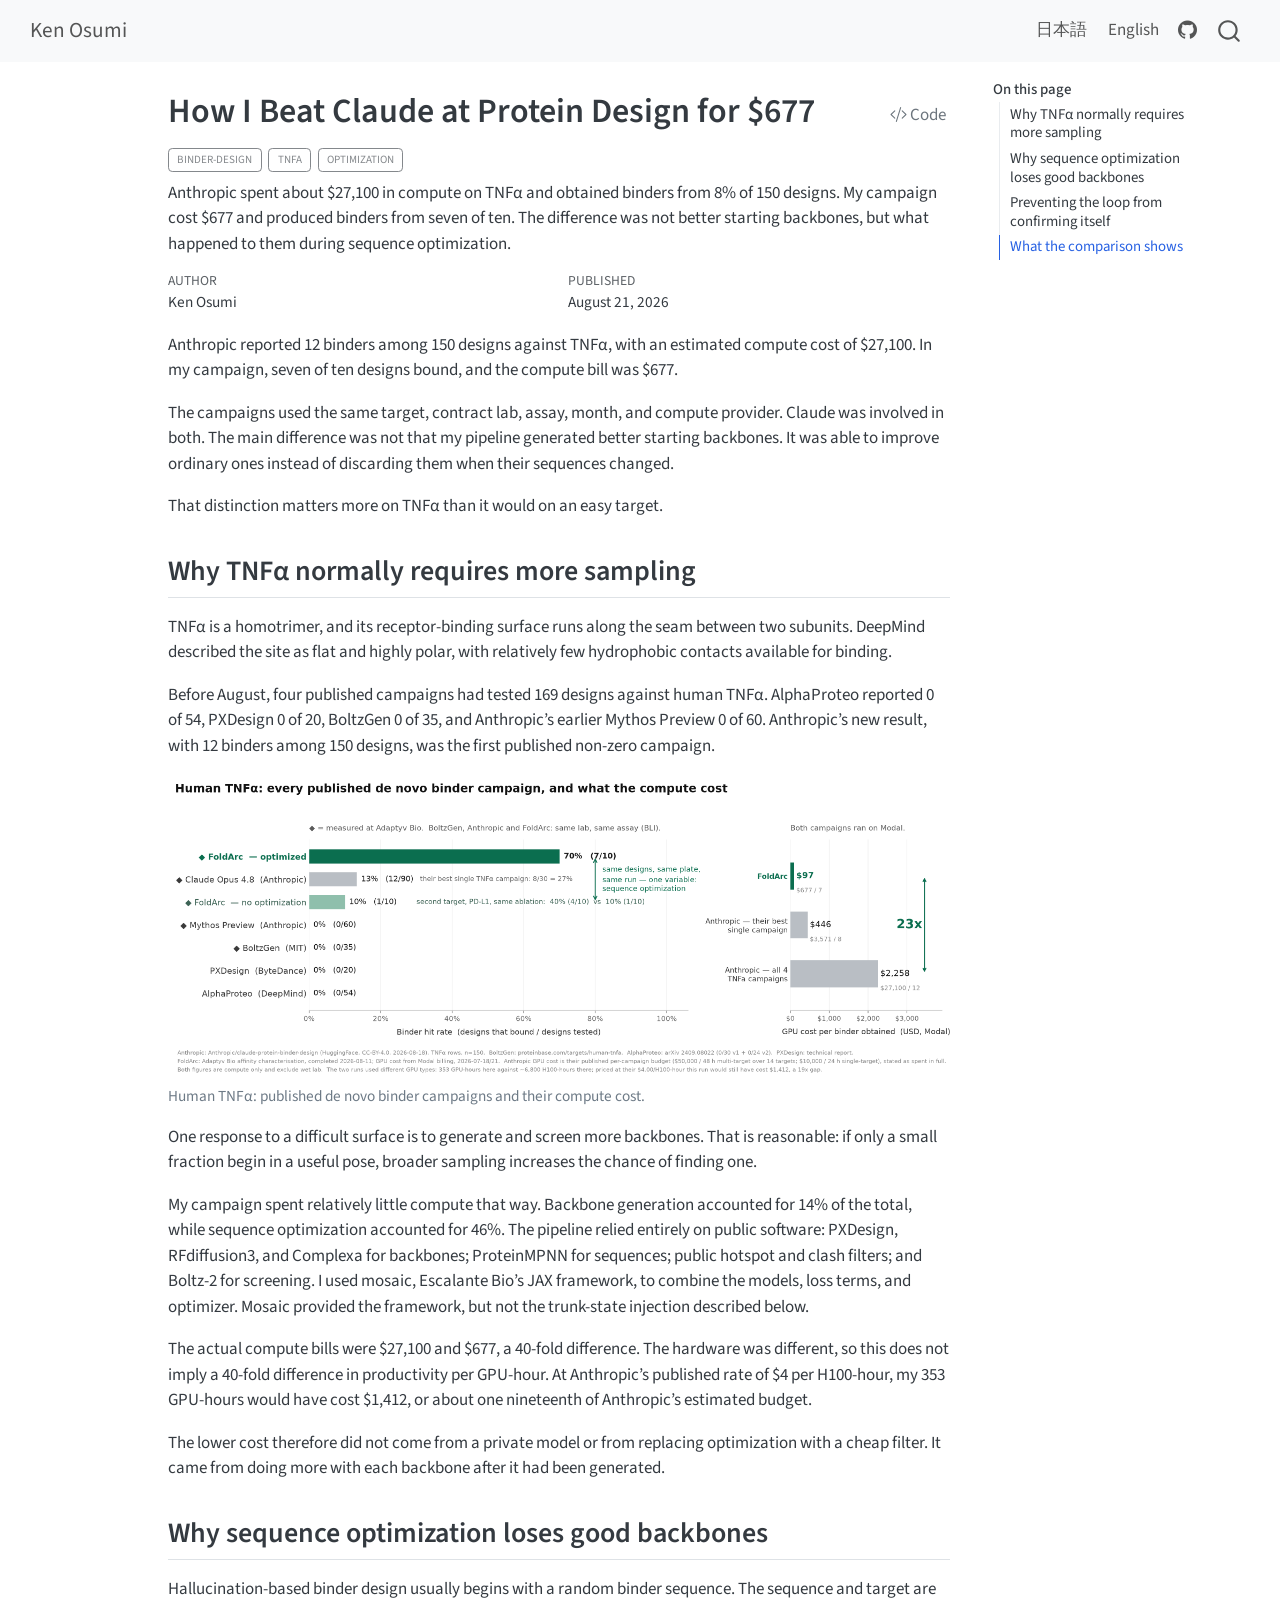
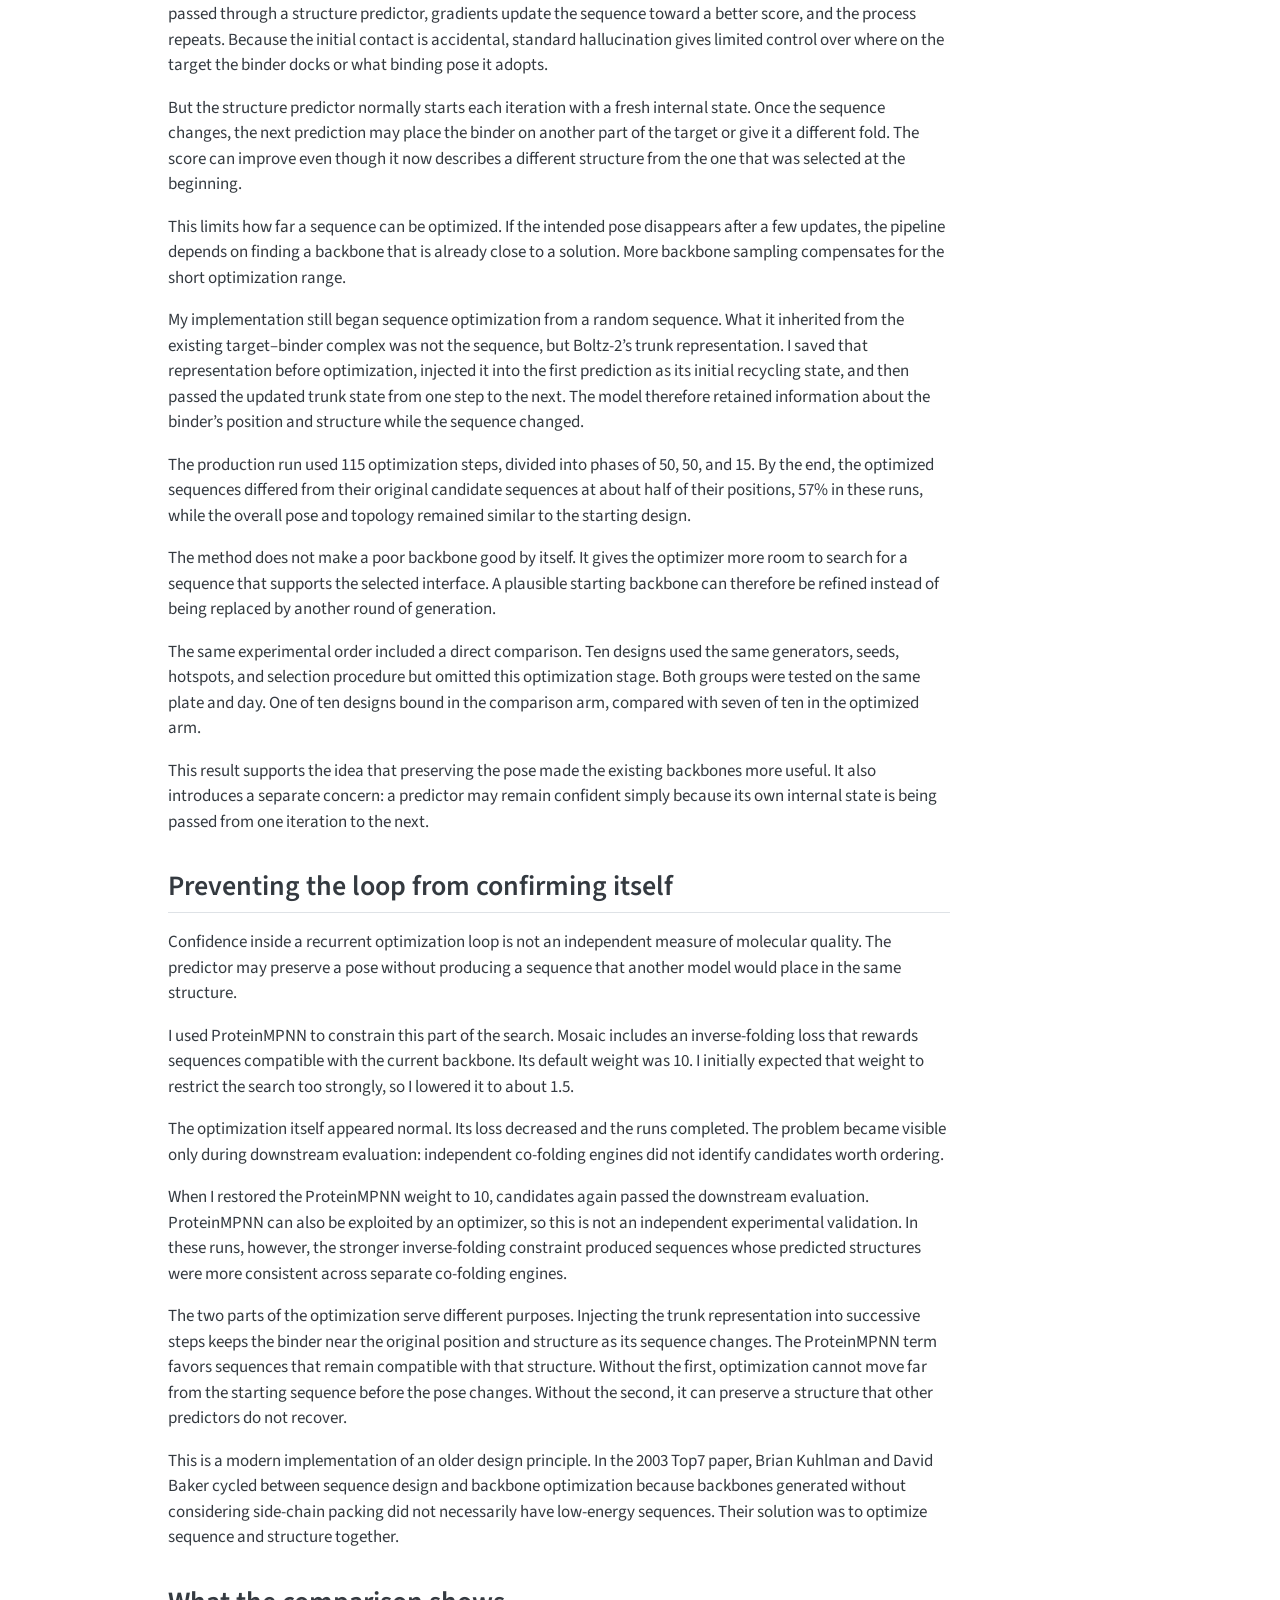
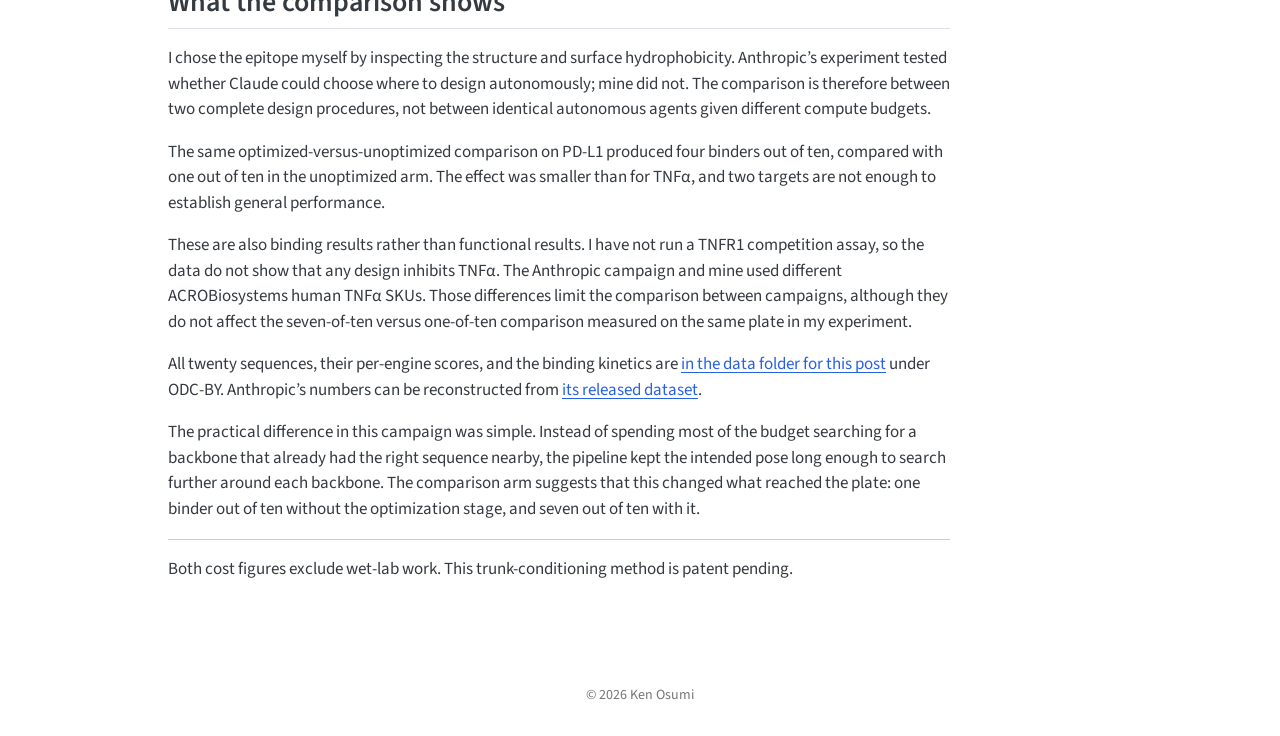
<file: docs/posts/tnfa-677/index.html>
<!DOCTYPE html>
<html xmlns="http://www.w3.org/1999/xhtml" lang="en" xml:lang="en"><head>

<meta charset="utf-8">
<meta name="generator" content="quarto-1.9.38">

<meta name="viewport" content="width=device-width, initial-scale=1.0, user-scalable=yes">

<meta name="author" content="Ken Osumi">
<meta name="dcterms.date" content="2026-08-21">
<meta name="description" content="Anthropic spent about $27,100 in compute on TNFα and obtained binders from 8% of 150 designs. My campaign cost $677 and produced binders from seven of ten. The difference was not better starting backbones, but what happened to them during sequence optimization.">

<title>How I Beat Claude at Protein Design for $677 – Ken Osumi</title>
<style>
/* Default styles provided by pandoc.
** See https://pandoc.org/MANUAL.html#variables-for-html for config info.
*/
code{white-space: pre-wrap;}
span.smallcaps{font-variant: small-caps;}
div.columns{display: flex; gap: min(4vw, 1.5em);}
div.column{flex: auto; overflow-x: auto;}
div.hanging-indent{margin-left: 1.5em; text-indent: -1.5em;}
ul.task-list{list-style: none;}
ul.task-list li input[type="checkbox"] {
  width: 0.8em;
  margin: 0 0.8em 0.2em -1em; /* quarto-specific, see https://github.com/quarto-dev/quarto-cli/issues/4556 */ 
  vertical-align: middle;
}
/* CSS for syntax highlighting */
html { -webkit-text-size-adjust: 100%; }
pre > code.sourceCode { white-space: pre; position: relative; }
pre > code.sourceCode > span { display: inline-block; line-height: 1.25; }
pre > code.sourceCode > span:empty { height: 1.2em; }
.sourceCode { overflow: visible; }
code.sourceCode > span { color: inherit; text-decoration: inherit; }
div.sourceCode { margin: 1em 0; }
pre.sourceCode { margin: 0; }
@media screen {
div.sourceCode { overflow: auto; }
}
@media print {
pre > code.sourceCode { white-space: pre-wrap; }
pre > code.sourceCode > span { text-indent: -5em; padding-left: 5em; }
}
pre.numberSource code
  { counter-reset: source-line 0; }
pre.numberSource code > span
  { position: relative; left: -4em; counter-increment: source-line; }
pre.numberSource code > span > a:first-child::before
  { content: counter(source-line);
    position: relative; left: -1em; text-align: right; vertical-align: baseline;
    border: none; display: inline-block;
    -webkit-touch-callout: none; -webkit-user-select: none;
    -khtml-user-select: none; -moz-user-select: none;
    -ms-user-select: none; user-select: none;
    padding: 0 4px; width: 4em;
  }
pre.numberSource { margin-left: 3em;  padding-left: 4px; }
div.sourceCode
  {   }
@media screen {
pre > code.sourceCode > span > a:first-child::before { text-decoration: underline; }
}
</style>


<script src="../../site_libs/quarto-nav/quarto-nav.js"></script>
<script src="../../site_libs/clipboard/clipboard.min.js"></script>
<script src="../../site_libs/quarto-search/autocomplete.umd.js"></script>
<script src="../../site_libs/quarto-search/fuse.min.js"></script>
<script src="../../site_libs/quarto-search/quarto-search.js"></script>
<meta name="quarto:offset" content="../../">
<script src="../../site_libs/quarto-html/quarto.js" type="module"></script>
<script src="../../site_libs/quarto-html/tabsets/tabsets.js" type="module"></script>
<script src="../../site_libs/quarto-html/popper.min.js"></script>
<script src="../../site_libs/quarto-html/tippy.umd.min.js"></script>
<script src="../../site_libs/quarto-html/anchor.min.js"></script>
<link href="../../site_libs/quarto-html/tippy.css" rel="stylesheet">
<link href="../../site_libs/quarto-html/quarto-syntax-highlighting-de63f62b328812d8e578a4d74e282472.css" rel="stylesheet" id="quarto-text-highlighting-styles">
<script src="../../site_libs/bootstrap/bootstrap.min.js"></script>
<link href="../../site_libs/bootstrap/bootstrap-icons.css" rel="stylesheet">
<link href="../../site_libs/bootstrap/bootstrap-3ec94c05892decc904263a063af11aa6.min.css" rel="stylesheet" append-hash="true" id="quarto-bootstrap" data-mode="light">
<script id="quarto-search-options" type="application/json">{
  "location": "navbar",
  "copy-button": false,
  "collapse-after": 3,
  "panel-placement": "end",
  "type": "overlay",
  "limit": 50,
  "keyboard-shortcut": [
    "f",
    "/",
    "s"
  ],
  "show-item-context": false,
  "language": {
    "search-no-results-text": "No results",
    "search-matching-documents-text": "matching documents",
    "search-copy-link-title": "Copy link to search",
    "search-hide-matches-text": "Hide additional matches",
    "search-more-match-text": "more match in this document",
    "search-more-matches-text": "more matches in this document",
    "search-clear-button-title": "Clear",
    "search-text-placeholder": "",
    "search-detached-cancel-button-title": "Cancel",
    "search-submit-button-title": "Submit",
    "search-label": "Search"
  }
}</script>
<script>
// Browser-language auto-switch (GitHub Pages is static, so this is client-side).
// Only redirects from the English home, and only until the visitor makes a manual choice.
(function () {
  try {
    var p = window.location.pathname;
    var atEnRoot = (p === "/" || p === "/index.html" || p === "");
    if (!atEnRoot) return;
    if (localStorage.getItem("langPref")) return;   // respect a manual choice
    var lang = (navigator.language || navigator.userLanguage || "").toLowerCase();
    if (lang.indexOf("ja") === 0) {
      localStorage.setItem("langPref", "ja");
      window.location.replace("/ja/");
    }
  } catch (e) {}
})();
// Remember the visitor's manual language choice when they use the toggle.
document.addEventListener("DOMContentLoaded", function () {
  document.querySelectorAll('a[data-langpref]').forEach(function (a) {
    a.addEventListener("click", function () {
      try { localStorage.setItem("langPref", a.getAttribute("data-langpref")); } catch (e) {}
    });
  });
});
</script>


<link rel="stylesheet" href="../../styles.css">
</head>

<body class="nav-fixed quarto-light">

<div id="quarto-search-results"></div>
  <header id="quarto-header" class="headroom fixed-top">
    <nav class="navbar navbar-expand-lg " data-bs-theme="dark">
      <div class="navbar-container container-fluid">
      <div class="navbar-brand-container mx-auto">
    <a class="navbar-brand" href="../../index.html">
    <span class="navbar-title">Ken Osumi</span>
    </a>
  </div>
            <div id="quarto-search" class="" title="Search"></div>
          <button class="navbar-toggler" type="button" data-bs-toggle="collapse" data-bs-target="#navbarCollapse" aria-controls="navbarCollapse" role="menu" aria-expanded="false" aria-label="Toggle navigation" onclick="if (window.quartoToggleHeadroom) { window.quartoToggleHeadroom(); }">
  <span class="navbar-toggler-icon"></span>
</button>
          <div class="collapse navbar-collapse" id="navbarCollapse">
            <ul class="navbar-nav navbar-nav-scroll ms-auto">
  <li class="nav-item">
    <a class="nav-link" href="../../ja/index.html"> 
<span class="menu-text">日本語</span></a>
  </li>  
  <li class="nav-item">
    <a class="nav-link" href="../../index.html"> 
<span class="menu-text">English</span></a>
  </li>  
  <li class="nav-item compact">
    <a class="nav-link" href="https://github.com/ken-osumi"> <i class="bi bi-github" role="img">
</i> 
<span class="menu-text"></span></a>
  </li>  
</ul>
          </div> <!-- /navcollapse -->
            <div class="quarto-navbar-tools">
</div>
      </div> <!-- /container-fluid -->
    </nav>
</header>
<!-- content -->
<div id="quarto-content" class="quarto-container page-columns page-rows-contents page-layout-article page-navbar">
<!-- sidebar -->
<!-- margin-sidebar -->
    <div id="quarto-margin-sidebar" class="sidebar margin-sidebar">
        <nav id="TOC" role="doc-toc" class="toc-active">
    <h2 id="toc-title">On this page</h2>
   
  <ul>
  <li><a href="#why-tnfα-normally-requires-more-sampling" id="toc-why-tnfα-normally-requires-more-sampling" class="nav-link active" data-scroll-target="#why-tnfα-normally-requires-more-sampling">Why TNFα normally requires more sampling</a></li>
  <li><a href="#why-sequence-optimization-loses-good-backbones" id="toc-why-sequence-optimization-loses-good-backbones" class="nav-link" data-scroll-target="#why-sequence-optimization-loses-good-backbones">Why sequence optimization loses good backbones</a></li>
  <li><a href="#preventing-the-loop-from-confirming-itself" id="toc-preventing-the-loop-from-confirming-itself" class="nav-link" data-scroll-target="#preventing-the-loop-from-confirming-itself">Preventing the loop from confirming itself</a></li>
  <li><a href="#what-the-comparison-shows" id="toc-what-the-comparison-shows" class="nav-link" data-scroll-target="#what-the-comparison-shows">What the comparison shows</a></li>
  </ul>
</nav>
    </div>
<!-- main -->
<main class="content" id="quarto-document-content">

<header id="title-block-header" class="quarto-title-block default">
<div class="quarto-title">
<div class="quarto-title-block"><div><h1 class="title">How I Beat Claude at Protein Design for $677</h1><button type="button" class="btn code-tools-button" id="quarto-code-tools-source"><i class="bi"></i> Code</button></div></div>
  <div class="quarto-categories">
    <div class="quarto-category">binder-design</div>
    <div class="quarto-category">tnfa</div>
    <div class="quarto-category">optimization</div>
  </div>
  </div>

<div>
  <div class="description">
    Anthropic spent about $27,100 in compute on TNFα and obtained binders from 8% of 150 designs. My campaign cost $677 and produced binders from seven of ten. The difference was not better starting backbones, but what happened to them during sequence optimization.
  </div>
</div>


<div class="quarto-title-meta">

    <div>
    <div class="quarto-title-meta-heading">Author</div>
    <div class="quarto-title-meta-contents">
             <p>Ken Osumi </p>
          </div>
  </div>
    
    <div>
    <div class="quarto-title-meta-heading">Published</div>
    <div class="quarto-title-meta-contents">
      <p class="date">August 21, 2026</p>
    </div>
  </div>
  
    
  </div>
  


</header>


<p>Anthropic reported 12 binders among 150 designs against TNFα, with an estimated compute cost of $27,100. In my campaign, seven of ten designs bound, and the compute bill was $677.</p>
<p>The campaigns used the same target, contract lab, assay, month, and compute provider. Claude was involved in both. The main difference was not that my pipeline generated better starting backbones. It was able to improve ordinary ones instead of discarding them when their sequences changed.</p>
<p>That distinction matters more on TNFα than it would on an easy target.</p>
<section id="why-tnfα-normally-requires-more-sampling" class="level2">
<h2 class="anchored" data-anchor-id="why-tnfα-normally-requires-more-sampling">Why TNFα normally requires more sampling</h2>
<p>TNFα is a homotrimer, and its receptor-binding surface runs along the seam between two subunits. DeepMind described the site as flat and highly polar, with relatively few hydrophobic contacts available for binding.</p>
<p>Before August, four published campaigns had tested 169 designs against human TNFα. AlphaProteo reported 0 of 54, PXDesign 0 of 20, BoltzGen 0 of 35, and Anthropic’s earlier Mythos Preview 0 of 60. Anthropic’s new result, with 12 binders among 150 designs, was the first published non-zero campaign.</p>
<div class="quarto-figure quarto-figure-center">
<figure class="figure">
<p><img src="tnfa-scoreboard.png" class="img-fluid figure-img"></p>
<figcaption>Human TNFα: published de novo binder campaigns and their compute cost.</figcaption>
</figure>
</div>
<p>One response to a difficult surface is to generate and screen more backbones. That is reasonable: if only a small fraction begin in a useful pose, broader sampling increases the chance of finding one.</p>
<p>My campaign spent relatively little compute that way. Backbone generation accounted for 14% of the total, while sequence optimization accounted for 46%. The pipeline relied entirely on public software: PXDesign, RFdiffusion3, and Complexa for backbones; ProteinMPNN for sequences; public hotspot and clash filters; and Boltz-2 for screening. I used mosaic, Escalante Bio’s JAX framework, to combine the models, loss terms, and optimizer. Mosaic provided the framework, but not the trunk-state injection described below.</p>
<p>The actual compute bills were $27,100 and $677, a 40-fold difference. The hardware was different, so this does not imply a 40-fold difference in productivity per GPU-hour. At Anthropic’s published rate of $4 per H100-hour, my 353 GPU-hours would have cost $1,412, or about one nineteenth of Anthropic’s estimated budget.</p>
<p>The lower cost therefore did not come from a private model or from replacing optimization with a cheap filter. It came from doing more with each backbone after it had been generated.</p>
</section>
<section id="why-sequence-optimization-loses-good-backbones" class="level2">
<h2 class="anchored" data-anchor-id="why-sequence-optimization-loses-good-backbones">Why sequence optimization loses good backbones</h2>
<p>Hallucination-based binder design usually begins with a random binder sequence. The sequence and target are passed through a structure predictor, gradients update the sequence toward a better score, and the process repeats. Because the initial contact is accidental, standard hallucination gives limited control over where on the target the binder docks or what binding pose it adopts.</p>
<p>But the structure predictor normally starts each iteration with a fresh internal state. Once the sequence changes, the next prediction may place the binder on another part of the target or give it a different fold. The score can improve even though it now describes a different structure from the one that was selected at the beginning.</p>
<p>This limits how far a sequence can be optimized. If the intended pose disappears after a few updates, the pipeline depends on finding a backbone that is already close to a solution. More backbone sampling compensates for the short optimization range.</p>
<p>My implementation still began sequence optimization from a random sequence. What it inherited from the existing target–binder complex was not the sequence, but Boltz-2’s trunk representation. I saved that representation before optimization, injected it into the first prediction as its initial recycling state, and then passed the updated trunk state from one step to the next. The model therefore retained information about the binder’s position and structure while the sequence changed.</p>
<p>The production run used 115 optimization steps, divided into phases of 50, 50, and 15. By the end, the optimized sequences differed from their original candidate sequences at about half of their positions, 57% in these runs, while the overall pose and topology remained similar to the starting design.</p>
<p>The method does not make a poor backbone good by itself. It gives the optimizer more room to search for a sequence that supports the selected interface. A plausible starting backbone can therefore be refined instead of being replaced by another round of generation.</p>
<p>The same experimental order included a direct comparison. Ten designs used the same generators, seeds, hotspots, and selection procedure but omitted this optimization stage. Both groups were tested on the same plate and day. One of ten designs bound in the comparison arm, compared with seven of ten in the optimized arm.</p>
<p>This result supports the idea that preserving the pose made the existing backbones more useful. It also introduces a separate concern: a predictor may remain confident simply because its own internal state is being passed from one iteration to the next.</p>
</section>
<section id="preventing-the-loop-from-confirming-itself" class="level2">
<h2 class="anchored" data-anchor-id="preventing-the-loop-from-confirming-itself">Preventing the loop from confirming itself</h2>
<p>Confidence inside a recurrent optimization loop is not an independent measure of molecular quality. The predictor may preserve a pose without producing a sequence that another model would place in the same structure.</p>
<p>I used ProteinMPNN to constrain this part of the search. Mosaic includes an inverse-folding loss that rewards sequences compatible with the current backbone. Its default weight was 10. I initially expected that weight to restrict the search too strongly, so I lowered it to about 1.5.</p>
<p>The optimization itself appeared normal. Its loss decreased and the runs completed. The problem became visible only during downstream evaluation: independent co-folding engines did not identify candidates worth ordering.</p>
<p>When I restored the ProteinMPNN weight to 10, candidates again passed the downstream evaluation. ProteinMPNN can also be exploited by an optimizer, so this is not an independent experimental validation. In these runs, however, the stronger inverse-folding constraint produced sequences whose predicted structures were more consistent across separate co-folding engines.</p>
<p>The two parts of the optimization serve different purposes. Injecting the trunk representation into successive steps keeps the binder near the original position and structure as its sequence changes. The ProteinMPNN term favors sequences that remain compatible with that structure. Without the first, optimization cannot move far from the starting sequence before the pose changes. Without the second, it can preserve a structure that other predictors do not recover.</p>
<p>This is a modern implementation of an older design principle. In the 2003 Top7 paper, Brian Kuhlman and David Baker cycled between sequence design and backbone optimization because backbones generated without considering side-chain packing did not necessarily have low-energy sequences. Their solution was to optimize sequence and structure together.</p>
</section>
<section id="what-the-comparison-shows" class="level2">
<h2 class="anchored" data-anchor-id="what-the-comparison-shows">What the comparison shows</h2>
<p>I chose the epitope myself by inspecting the structure and surface hydrophobicity. Anthropic’s experiment tested whether Claude could choose where to design autonomously; mine did not. The comparison is therefore between two complete design procedures, not between identical autonomous agents given different compute budgets.</p>
<p>The same optimized-versus-unoptimized comparison on PD-L1 produced four binders out of ten, compared with one out of ten in the unoptimized arm. The effect was smaller than for TNFα, and two targets are not enough to establish general performance.</p>
<p>These are also binding results rather than functional results. I have not run a TNFR1 competition assay, so the data do not show that any design inhibits TNFα. The Anthropic campaign and mine used different ACROBiosystems human TNFα SKUs. Those differences limit the comparison between campaigns, although they do not affect the seven-of-ten versus one-of-ten comparison measured on the same plate in my experiment.</p>
<p>All twenty sequences, their per-engine scores, and the binding kinetics are <a href="data/">in the data folder for this post</a> under ODC-BY. Anthropic’s numbers can be reconstructed from <a href="https://huggingface.co/datasets/Anthropic/claude-protein-binder-design">its released dataset</a>.</p>
<p>The practical difference in this campaign was simple. Instead of spending most of the budget searching for a backbone that already had the right sequence nearby, the pipeline kept the intended pose long enough to search further around each backbone. The comparison arm suggests that this changed what reached the plate: one binder out of ten without the optimization stage, and seven out of ten with it.</p>
<hr>
<p>Both cost figures exclude wet-lab work. This trunk-conditioning method is patent pending.</p>


<!-- -->

</section>

</main> <!-- /main -->
<script id="quarto-html-after-body" type="application/javascript">
  window.document.addEventListener("DOMContentLoaded", function (event) {
    const icon = "";
    const anchorJS = new window.AnchorJS();
    anchorJS.options = {
      placement: 'right',
      icon: icon
    };
    anchorJS.add('.anchored');
    const isCodeAnnotation = (el) => {
      for (const clz of el.classList) {
        if (clz.startsWith('code-annotation-')) {                     
          return true;
        }
      }
      return false;
    }
    const onCopySuccess = function(e) {
      // button target
      const button = e.trigger;
      // don't keep focus
      button.blur();
      // flash "checked"
      button.classList.add('code-copy-button-checked');
      var currentTitle = button.getAttribute("title");
      button.setAttribute("title", "Copied!");
      let tooltip;
      if (window.bootstrap) {
        button.setAttribute("data-bs-toggle", "tooltip");
        button.setAttribute("data-bs-placement", "left");
        button.setAttribute("data-bs-title", "Copied!");
        tooltip = new bootstrap.Tooltip(button, 
          { trigger: "manual", 
            customClass: "code-copy-button-tooltip",
            offset: [0, -8]});
        tooltip.show();    
      }
      setTimeout(function() {
        if (tooltip) {
          tooltip.hide();
          button.removeAttribute("data-bs-title");
          button.removeAttribute("data-bs-toggle");
          button.removeAttribute("data-bs-placement");
        }
        button.setAttribute("title", currentTitle);
        button.classList.remove('code-copy-button-checked');
      }, 1000);
      // clear code selection
      e.clearSelection();
    }
    const getTextToCopy = function(trigger) {
      const outerScaffold = trigger.parentElement.cloneNode(true);
      const codeEl = outerScaffold.querySelector('code');
      for (const childEl of codeEl.children) {
        if (isCodeAnnotation(childEl)) {
          childEl.remove();
        }
      }
      return codeEl.innerText;
    }
    const clipboard = new window.ClipboardJS('.code-copy-button:not([data-in-quarto-modal])', {
      text: getTextToCopy
    });
    clipboard.on('success', onCopySuccess);
    if (window.document.getElementById('quarto-embedded-source-code-modal')) {
      const clipboardModal = new window.ClipboardJS('.code-copy-button[data-in-quarto-modal]', {
        text: getTextToCopy,
        container: window.document.getElementById('quarto-embedded-source-code-modal')
      });
      clipboardModal.on('success', onCopySuccess);
    }
    const viewSource = window.document.getElementById('quarto-view-source') ||
                       window.document.getElementById('quarto-code-tools-source');
    if (viewSource) {
      const sourceUrl = viewSource.getAttribute("data-quarto-source-url");
      viewSource.addEventListener("click", function(e) {
        if (sourceUrl) {
          // rstudio viewer pane
          if (/\bcapabilities=\b/.test(window.location)) {
            window.open(sourceUrl);
          } else {
            window.location.href = sourceUrl;
          }
        } else {
          const modal = new bootstrap.Modal(document.getElementById('quarto-embedded-source-code-modal'));
          modal.show();
        }
        return false;
      });
    }
    function toggleCodeHandler(show) {
      return function(e) {
        const detailsSrc = window.document.querySelectorAll(".cell > details > .sourceCode");
        for (let i=0; i<detailsSrc.length; i++) {
          const details = detailsSrc[i].parentElement;
          if (show) {
            details.open = true;
          } else {
            details.removeAttribute("open");
          }
        }
        const cellCodeDivs = window.document.querySelectorAll(".cell > .sourceCode");
        const fromCls = show ? "hidden" : "unhidden";
        const toCls = show ? "unhidden" : "hidden";
        for (let i=0; i<cellCodeDivs.length; i++) {
          const codeDiv = cellCodeDivs[i];
          if (codeDiv.classList.contains(fromCls)) {
            codeDiv.classList.remove(fromCls);
            codeDiv.classList.add(toCls);
          } 
        }
        return false;
      }
    }
    const hideAllCode = window.document.getElementById("quarto-hide-all-code");
    if (hideAllCode) {
      hideAllCode.addEventListener("click", toggleCodeHandler(false));
    }
    const showAllCode = window.document.getElementById("quarto-show-all-code");
    if (showAllCode) {
      showAllCode.addEventListener("click", toggleCodeHandler(true));
    }
      var localhostRegex = new RegExp(/^(?:http|https):\/\/localhost\:?[0-9]*\//);
      var mailtoRegex = new RegExp(/^mailto:/);
        var filterRegex = new RegExp("https:\/\/kenosumi\.com");
      var isInternal = (href) => {
          return filterRegex.test(href) || localhostRegex.test(href) || mailtoRegex.test(href);
      }
      // Inspect non-navigation links and adorn them if external
     var links = window.document.querySelectorAll('a[href]:not(.nav-link):not(.navbar-brand):not(.toc-action):not(.sidebar-link):not(.sidebar-item-toggle):not(.pagination-link):not(.no-external):not([aria-hidden]):not(.dropdown-item):not(.quarto-navigation-tool):not(.about-link)');
      for (var i=0; i<links.length; i++) {
        const link = links[i];
        if (!isInternal(link.href)) {
          // undo the damage that might have been done by quarto-nav.js in the case of
          // links that we want to consider external
          if (link.dataset.originalHref !== undefined) {
            link.href = link.dataset.originalHref;
          }
        }
      }
    function tippyHover(el, contentFn, onTriggerFn, onUntriggerFn) {
      const config = {
        allowHTML: true,
        maxWidth: 500,
        delay: 100,
        arrow: false,
        appendTo: function(el) {
            return el.parentElement;
        },
        interactive: true,
        interactiveBorder: 10,
        theme: 'quarto',
        placement: 'bottom-start',
      };
      if (contentFn) {
        config.content = contentFn;
      }
      if (onTriggerFn) {
        config.onTrigger = onTriggerFn;
      }
      if (onUntriggerFn) {
        config.onUntrigger = onUntriggerFn;
      }
      window.tippy(el, config); 
    }
    const noterefs = window.document.querySelectorAll('a[role="doc-noteref"]');
    for (var i=0; i<noterefs.length; i++) {
      const ref = noterefs[i];
      tippyHover(ref, function() {
        // use id or data attribute instead here
        let href = ref.getAttribute('data-footnote-href') || ref.getAttribute('href');
        try { href = new URL(href).hash; } catch {}
        const id = href.replace(/^#\/?/, "");
        const note = window.document.getElementById(id);
        if (note) {
          return note.innerHTML;
        } else {
          return "";
        }
      });
    }
    const xrefs = window.document.querySelectorAll('a.quarto-xref');
    const processXRef = (id, note) => {
      // Strip column container classes
      const stripColumnClz = (el) => {
        el.classList.remove("page-full", "page-columns");
        if (el.children) {
          for (const child of el.children) {
            stripColumnClz(child);
          }
        }
      }
      stripColumnClz(note)
      if (id === null || id.startsWith('sec-')) {
        // Special case sections, only their first couple elements
        const container = document.createElement("div");
        if (note.children && note.children.length > 2) {
          container.appendChild(note.children[0].cloneNode(true));
          for (let i = 1; i < note.children.length; i++) {
            const child = note.children[i];
            if (child.tagName === "P" && child.innerText === "") {
              continue;
            } else {
              container.appendChild(child.cloneNode(true));
              break;
            }
          }
          if (window.Quarto?.typesetMath) {
            window.Quarto.typesetMath(container);
          }
          return container.innerHTML
        } else {
          if (window.Quarto?.typesetMath) {
            window.Quarto.typesetMath(note);
          }
          return note.innerHTML;
        }
      } else {
        // Remove any anchor links if they are present
        const anchorLink = note.querySelector('a.anchorjs-link');
        if (anchorLink) {
          anchorLink.remove();
        }
        if (window.Quarto?.typesetMath) {
          window.Quarto.typesetMath(note);
        }
        if (note.classList.contains("callout")) {
          return note.outerHTML;
        } else {
          return note.innerHTML;
        }
      }
    }
    for (var i=0; i<xrefs.length; i++) {
      const xref = xrefs[i];
      tippyHover(xref, undefined, function(instance) {
        instance.disable();
        let url = xref.getAttribute('href');
        let hash = undefined; 
        if (url.startsWith('#')) {
          hash = url;
        } else {
          try { hash = new URL(url).hash; } catch {}
        }
        if (hash) {
          const id = hash.replace(/^#\/?/, "");
          const note = window.document.getElementById(id);
          if (note !== null) {
            try {
              const html = processXRef(id, note.cloneNode(true));
              instance.setContent(html);
            } finally {
              instance.enable();
              instance.show();
            }
          } else {
            // See if we can fetch this
            fetch(url.split('#')[0])
            .then(res => res.text())
            .then(html => {
              const parser = new DOMParser();
              const htmlDoc = parser.parseFromString(html, "text/html");
              const note = htmlDoc.getElementById(id);
              if (note !== null) {
                const html = processXRef(id, note);
                instance.setContent(html);
              } 
            }).finally(() => {
              instance.enable();
              instance.show();
            });
          }
        } else {
          // See if we can fetch a full url (with no hash to target)
          // This is a special case and we should probably do some content thinning / targeting
          fetch(url)
          .then(res => res.text())
          .then(html => {
            const parser = new DOMParser();
            const htmlDoc = parser.parseFromString(html, "text/html");
            const note = htmlDoc.querySelector('main.content');
            if (note !== null) {
              // This should only happen for chapter cross references
              // (since there is no id in the URL)
              // remove the first header
              if (note.children.length > 0 && note.children[0].tagName === "HEADER") {
                note.children[0].remove();
              }
              const html = processXRef(null, note);
              instance.setContent(html);
            } 
          }).finally(() => {
            instance.enable();
            instance.show();
          });
        }
      }, function(instance) {
      });
    }
        let selectedAnnoteEl;
        const selectorForAnnotation = ( cell, annotation) => {
          let cellAttr = 'data-code-cell="' + cell + '"';
          let lineAttr = 'data-code-annotation="' +  annotation + '"';
          const selector = 'span[' + cellAttr + '][' + lineAttr + ']';
          return selector;
        }
        const selectCodeLines = (annoteEl) => {
          const doc = window.document;
          const targetCell = annoteEl.getAttribute("data-target-cell");
          const targetAnnotation = annoteEl.getAttribute("data-target-annotation");
          const annoteSpan = window.document.querySelector(selectorForAnnotation(targetCell, targetAnnotation));
          const lines = annoteSpan.getAttribute("data-code-lines").split(",");
          const lineIds = lines.map((line) => {
            return targetCell + "-" + line;
          })
          let top = null;
          let height = null;
          let parent = null;
          if (lineIds.length > 0) {
              //compute the position of the single el (top and bottom and make a div)
              const el = window.document.getElementById(lineIds[0]);
              top = el.offsetTop;
              height = el.offsetHeight;
              parent = el.parentElement.parentElement;
            if (lineIds.length > 1) {
              const lastEl = window.document.getElementById(lineIds[lineIds.length - 1]);
              const bottom = lastEl.offsetTop + lastEl.offsetHeight;
              height = bottom - top;
            }
            if (top !== null && height !== null && parent !== null) {
              // cook up a div (if necessary) and position it 
              let div = window.document.getElementById("code-annotation-line-highlight");
              if (div === null) {
                div = window.document.createElement("div");
                div.setAttribute("id", "code-annotation-line-highlight");
                div.style.position = 'absolute';
                parent.appendChild(div);
              }
              div.style.top = top - 2 + "px";
              div.style.height = height + 4 + "px";
              div.style.left = 0;
              let gutterDiv = window.document.getElementById("code-annotation-line-highlight-gutter");
              if (gutterDiv === null) {
                gutterDiv = window.document.createElement("div");
                gutterDiv.setAttribute("id", "code-annotation-line-highlight-gutter");
                gutterDiv.style.position = 'absolute';
                const codeCell = window.document.getElementById(targetCell);
                const gutter = codeCell.querySelector('.code-annotation-gutter');
                gutter.appendChild(gutterDiv);
              }
              gutterDiv.style.top = top - 2 + "px";
              gutterDiv.style.height = height + 4 + "px";
            }
            selectedAnnoteEl = annoteEl;
          }
        };
        const unselectCodeLines = () => {
          const elementsIds = ["code-annotation-line-highlight", "code-annotation-line-highlight-gutter"];
          elementsIds.forEach((elId) => {
            const div = window.document.getElementById(elId);
            if (div) {
              div.remove();
            }
          });
          selectedAnnoteEl = undefined;
        };
          // Handle positioning of the toggle
      window.addEventListener(
        "resize",
        throttle(() => {
          elRect = undefined;
          if (selectedAnnoteEl) {
            selectCodeLines(selectedAnnoteEl);
          }
        }, 10)
      );
      function throttle(fn, ms) {
      let throttle = false;
      let timer;
        return (...args) => {
          if(!throttle) { // first call gets through
              fn.apply(this, args);
              throttle = true;
          } else { // all the others get throttled
              if(timer) clearTimeout(timer); // cancel #2
              timer = setTimeout(() => {
                fn.apply(this, args);
                timer = throttle = false;
              }, ms);
          }
        };
      }
        // Attach click handler to the DT
        const annoteDls = window.document.querySelectorAll('dt[data-target-cell]');
        for (const annoteDlNode of annoteDls) {
          annoteDlNode.addEventListener('click', (event) => {
            const clickedEl = event.target;
            if (clickedEl !== selectedAnnoteEl) {
              unselectCodeLines();
              const activeEl = window.document.querySelector('dt[data-target-cell].code-annotation-active');
              if (activeEl) {
                activeEl.classList.remove('code-annotation-active');
              }
              selectCodeLines(clickedEl);
              clickedEl.classList.add('code-annotation-active');
            } else {
              // Unselect the line
              unselectCodeLines();
              clickedEl.classList.remove('code-annotation-active');
            }
          });
        }
    const findCites = (el) => {
      const parentEl = el.parentElement;
      if (parentEl) {
        const cites = parentEl.dataset.cites;
        if (cites) {
          return {
            el,
            cites: cites.split(' ')
          };
        } else {
          return findCites(el.parentElement)
        }
      } else {
        return undefined;
      }
    };
    var bibliorefs = window.document.querySelectorAll('a[role="doc-biblioref"]');
    for (var i=0; i<bibliorefs.length; i++) {
      const ref = bibliorefs[i];
      const citeInfo = findCites(ref);
      if (citeInfo) {
        tippyHover(citeInfo.el, function() {
          var popup = window.document.createElement('div');
          citeInfo.cites.forEach(function(cite) {
            var citeDiv = window.document.createElement('div');
            citeDiv.classList.add('hanging-indent');
            citeDiv.classList.add('csl-entry');
            var biblioDiv = window.document.getElementById('ref-' + cite);
            if (biblioDiv) {
              citeDiv.innerHTML = biblioDiv.innerHTML;
            }
            popup.appendChild(citeDiv);
          });
          return popup.innerHTML;
        });
      }
    }
  });
  </script><div class="modal fade" id="quarto-embedded-source-code-modal" tabindex="-1" aria-labelledby="quarto-embedded-source-code-modal-label" aria-hidden="true"><div class="modal-dialog modal-dialog-scrollable"><div class="modal-content"><div class="modal-header"><h5 class="modal-title" id="quarto-embedded-source-code-modal-label">Source Code</h5><button class="btn-close" data-bs-dismiss="modal"></button></div><div class="modal-body"><div class="">
<div class="code-copy-outer-scaffold"><div class="sourceCode" id="cb1" data-shortcodes="false"><pre class="sourceCode markdown code-with-copy"><code class="sourceCode markdown"><span id="cb1-1"><a href="#cb1-1" aria-hidden="true" tabindex="-1"></a><span class="co">---</span></span>
<span id="cb1-2"><a href="#cb1-2" aria-hidden="true" tabindex="-1"></a><span class="an">title:</span><span class="co"> "How I Beat Claude at Protein Design for $677"</span></span>
<span id="cb1-3"><a href="#cb1-3" aria-hidden="true" tabindex="-1"></a><span class="an">description:</span><span class="co"> "Anthropic spent about $27,100 in compute on TNFα and obtained binders from 8% of 150 designs. My campaign cost $677 and produced binders from seven of ten. The difference was not better starting backbones, but what happened to them during sequence optimization."</span></span>
<span id="cb1-4"><a href="#cb1-4" aria-hidden="true" tabindex="-1"></a><span class="an">author:</span><span class="co"> "Ken Osumi"</span></span>
<span id="cb1-5"><a href="#cb1-5" aria-hidden="true" tabindex="-1"></a><span class="an">date:</span><span class="co"> "2026-08-21"</span></span>
<span id="cb1-6"><a href="#cb1-6" aria-hidden="true" tabindex="-1"></a><span class="an">categories:</span><span class="co"> [binder-design, tnfa, optimization]</span></span>
<span id="cb1-7"><a href="#cb1-7" aria-hidden="true" tabindex="-1"></a><span class="an">resources:</span></span>
<span id="cb1-8"><a href="#cb1-8" aria-hidden="true" tabindex="-1"></a><span class="co">  - data/*.csv</span></span>
<span id="cb1-9"><a href="#cb1-9" aria-hidden="true" tabindex="-1"></a><span class="co">  - data/tnfa_kinetics/*.csv</span></span>
<span id="cb1-10"><a href="#cb1-10" aria-hidden="true" tabindex="-1"></a><span class="co">---</span></span>
<span id="cb1-11"><a href="#cb1-11" aria-hidden="true" tabindex="-1"></a></span>
<span id="cb1-12"><a href="#cb1-12" aria-hidden="true" tabindex="-1"></a>Anthropic reported 12 binders among 150 designs against TNFα, with an estimated compute cost of $27,100. In my campaign, seven of ten designs bound, and the compute bill was $677.</span>
<span id="cb1-13"><a href="#cb1-13" aria-hidden="true" tabindex="-1"></a></span>
<span id="cb1-14"><a href="#cb1-14" aria-hidden="true" tabindex="-1"></a>The campaigns used the same target, contract lab, assay, month, and compute provider. Claude was involved in both. The main difference was not that my pipeline generated better starting backbones. It was able to improve ordinary ones instead of discarding them when their sequences changed.</span>
<span id="cb1-15"><a href="#cb1-15" aria-hidden="true" tabindex="-1"></a></span>
<span id="cb1-16"><a href="#cb1-16" aria-hidden="true" tabindex="-1"></a>That distinction matters more on TNFα than it would on an easy target.</span>
<span id="cb1-17"><a href="#cb1-17" aria-hidden="true" tabindex="-1"></a></span>
<span id="cb1-18"><a href="#cb1-18" aria-hidden="true" tabindex="-1"></a><span class="fu">## Why TNFα normally requires more sampling</span></span>
<span id="cb1-19"><a href="#cb1-19" aria-hidden="true" tabindex="-1"></a></span>
<span id="cb1-20"><a href="#cb1-20" aria-hidden="true" tabindex="-1"></a>TNFα is a homotrimer, and its receptor-binding surface runs along the seam between two subunits. DeepMind described the site as flat and highly polar, with relatively few hydrophobic contacts available for binding.</span>
<span id="cb1-21"><a href="#cb1-21" aria-hidden="true" tabindex="-1"></a></span>
<span id="cb1-22"><a href="#cb1-22" aria-hidden="true" tabindex="-1"></a>Before August, four published campaigns had tested 169 designs against human TNFα. AlphaProteo reported 0 of 54, PXDesign 0 of 20, BoltzGen 0 of 35, and Anthropic's earlier Mythos Preview 0 of 60. Anthropic's new result, with 12 binders among 150 designs, was the first published non-zero campaign.</span>
<span id="cb1-23"><a href="#cb1-23" aria-hidden="true" tabindex="-1"></a></span>
<span id="cb1-24"><a href="#cb1-24" aria-hidden="true" tabindex="-1"></a><span class="al">![Human TNF&amp;alpha;: published de novo binder campaigns and their compute cost.](tnfa-scoreboard.png)</span></span>
<span id="cb1-25"><a href="#cb1-25" aria-hidden="true" tabindex="-1"></a></span>
<span id="cb1-26"><a href="#cb1-26" aria-hidden="true" tabindex="-1"></a>One response to a difficult surface is to generate and screen more backbones. That is reasonable: if only a small fraction begin in a useful pose, broader sampling increases the chance of finding one.</span>
<span id="cb1-27"><a href="#cb1-27" aria-hidden="true" tabindex="-1"></a></span>
<span id="cb1-28"><a href="#cb1-28" aria-hidden="true" tabindex="-1"></a>My campaign spent relatively little compute that way. Backbone generation accounted for 14% of the total, while sequence optimization accounted for 46%. The pipeline relied entirely on public software: PXDesign, RFdiffusion3, and Complexa for backbones; ProteinMPNN for sequences; public hotspot and clash filters; and Boltz-2 for screening. I used mosaic, Escalante Bio's JAX framework, to combine the models, loss terms, and optimizer. Mosaic provided the framework, but not the trunk-state injection described below.</span>
<span id="cb1-29"><a href="#cb1-29" aria-hidden="true" tabindex="-1"></a></span>
<span id="cb1-30"><a href="#cb1-30" aria-hidden="true" tabindex="-1"></a>The actual compute bills were $27,100 and $677, a 40-fold difference. The hardware was different, so this does not imply a 40-fold difference in productivity per GPU-hour. At Anthropic's published rate of $4 per H100-hour, my 353 GPU-hours would have cost $1,412, or about one nineteenth of Anthropic's estimated budget.</span>
<span id="cb1-31"><a href="#cb1-31" aria-hidden="true" tabindex="-1"></a></span>
<span id="cb1-32"><a href="#cb1-32" aria-hidden="true" tabindex="-1"></a>The lower cost therefore did not come from a private model or from replacing optimization with a cheap filter. It came from doing more with each backbone after it had been generated.</span>
<span id="cb1-33"><a href="#cb1-33" aria-hidden="true" tabindex="-1"></a></span>
<span id="cb1-34"><a href="#cb1-34" aria-hidden="true" tabindex="-1"></a><span class="fu">## Why sequence optimization loses good backbones</span></span>
<span id="cb1-35"><a href="#cb1-35" aria-hidden="true" tabindex="-1"></a></span>
<span id="cb1-36"><a href="#cb1-36" aria-hidden="true" tabindex="-1"></a>Hallucination-based binder design usually begins with a random binder sequence. The sequence and target are passed through a structure predictor, gradients update the sequence toward a better score, and the process repeats. Because the initial contact is accidental, standard hallucination gives limited control over where on the target the binder docks or what binding pose it adopts.</span>
<span id="cb1-37"><a href="#cb1-37" aria-hidden="true" tabindex="-1"></a></span>
<span id="cb1-38"><a href="#cb1-38" aria-hidden="true" tabindex="-1"></a>But the structure predictor normally starts each iteration with a fresh internal state. Once the sequence changes, the next prediction may place the binder on another part of the target or give it a different fold. The score can improve even though it now describes a different structure from the one that was selected at the beginning.</span>
<span id="cb1-39"><a href="#cb1-39" aria-hidden="true" tabindex="-1"></a></span>
<span id="cb1-40"><a href="#cb1-40" aria-hidden="true" tabindex="-1"></a>This limits how far a sequence can be optimized. If the intended pose disappears after a few updates, the pipeline depends on finding a backbone that is already close to a solution. More backbone sampling compensates for the short optimization range.</span>
<span id="cb1-41"><a href="#cb1-41" aria-hidden="true" tabindex="-1"></a></span>
<span id="cb1-42"><a href="#cb1-42" aria-hidden="true" tabindex="-1"></a>My implementation still began sequence optimization from a random sequence. What it inherited from the existing target–binder complex was not the sequence, but Boltz-2's trunk representation. I saved that representation before optimization, injected it into the first prediction as its initial recycling state, and then passed the updated trunk state from one step to the next. The model therefore retained information about the binder's position and structure while the sequence changed.</span>
<span id="cb1-43"><a href="#cb1-43" aria-hidden="true" tabindex="-1"></a></span>
<span id="cb1-44"><a href="#cb1-44" aria-hidden="true" tabindex="-1"></a>The production run used 115 optimization steps, divided into phases of 50, 50, and 15. By the end, the optimized sequences differed from their original candidate sequences at about half of their positions, 57% in these runs, while the overall pose and topology remained similar to the starting design.</span>
<span id="cb1-45"><a href="#cb1-45" aria-hidden="true" tabindex="-1"></a></span>
<span id="cb1-46"><a href="#cb1-46" aria-hidden="true" tabindex="-1"></a>The method does not make a poor backbone good by itself. It gives the optimizer more room to search for a sequence that supports the selected interface. A plausible starting backbone can therefore be refined instead of being replaced by another round of generation.</span>
<span id="cb1-47"><a href="#cb1-47" aria-hidden="true" tabindex="-1"></a></span>
<span id="cb1-48"><a href="#cb1-48" aria-hidden="true" tabindex="-1"></a>The same experimental order included a direct comparison. Ten designs used the same generators, seeds, hotspots, and selection procedure but omitted this optimization stage. Both groups were tested on the same plate and day. One of ten designs bound in the comparison arm, compared with seven of ten in the optimized arm.</span>
<span id="cb1-49"><a href="#cb1-49" aria-hidden="true" tabindex="-1"></a></span>
<span id="cb1-50"><a href="#cb1-50" aria-hidden="true" tabindex="-1"></a>This result supports the idea that preserving the pose made the existing backbones more useful. It also introduces a separate concern: a predictor may remain confident simply because its own internal state is being passed from one iteration to the next.</span>
<span id="cb1-51"><a href="#cb1-51" aria-hidden="true" tabindex="-1"></a></span>
<span id="cb1-52"><a href="#cb1-52" aria-hidden="true" tabindex="-1"></a><span class="fu">## Preventing the loop from confirming itself</span></span>
<span id="cb1-53"><a href="#cb1-53" aria-hidden="true" tabindex="-1"></a></span>
<span id="cb1-54"><a href="#cb1-54" aria-hidden="true" tabindex="-1"></a>Confidence inside a recurrent optimization loop is not an independent measure of molecular quality. The predictor may preserve a pose without producing a sequence that another model would place in the same structure.</span>
<span id="cb1-55"><a href="#cb1-55" aria-hidden="true" tabindex="-1"></a></span>
<span id="cb1-56"><a href="#cb1-56" aria-hidden="true" tabindex="-1"></a>I used ProteinMPNN to constrain this part of the search. Mosaic includes an inverse-folding loss that rewards sequences compatible with the current backbone. Its default weight was 10. I initially expected that weight to restrict the search too strongly, so I lowered it to about 1.5.</span>
<span id="cb1-57"><a href="#cb1-57" aria-hidden="true" tabindex="-1"></a></span>
<span id="cb1-58"><a href="#cb1-58" aria-hidden="true" tabindex="-1"></a>The optimization itself appeared normal. Its loss decreased and the runs completed. The problem became visible only during downstream evaluation: independent co-folding engines did not identify candidates worth ordering.</span>
<span id="cb1-59"><a href="#cb1-59" aria-hidden="true" tabindex="-1"></a></span>
<span id="cb1-60"><a href="#cb1-60" aria-hidden="true" tabindex="-1"></a>When I restored the ProteinMPNN weight to 10, candidates again passed the downstream evaluation. ProteinMPNN can also be exploited by an optimizer, so this is not an independent experimental validation. In these runs, however, the stronger inverse-folding constraint produced sequences whose predicted structures were more consistent across separate co-folding engines.</span>
<span id="cb1-61"><a href="#cb1-61" aria-hidden="true" tabindex="-1"></a></span>
<span id="cb1-62"><a href="#cb1-62" aria-hidden="true" tabindex="-1"></a>The two parts of the optimization serve different purposes. Injecting the trunk representation into successive steps keeps the binder near the original position and structure as its sequence changes. The ProteinMPNN term favors sequences that remain compatible with that structure. Without the first, optimization cannot move far from the starting sequence before the pose changes. Without the second, it can preserve a structure that other predictors do not recover.</span>
<span id="cb1-63"><a href="#cb1-63" aria-hidden="true" tabindex="-1"></a></span>
<span id="cb1-64"><a href="#cb1-64" aria-hidden="true" tabindex="-1"></a>This is a modern implementation of an older design principle. In the 2003 Top7 paper, Brian Kuhlman and David Baker cycled between sequence design and backbone optimization because backbones generated without considering side-chain packing did not necessarily have low-energy sequences. Their solution was to optimize sequence and structure together.</span>
<span id="cb1-65"><a href="#cb1-65" aria-hidden="true" tabindex="-1"></a></span>
<span id="cb1-66"><a href="#cb1-66" aria-hidden="true" tabindex="-1"></a><span class="fu">## What the comparison shows</span></span>
<span id="cb1-67"><a href="#cb1-67" aria-hidden="true" tabindex="-1"></a></span>
<span id="cb1-68"><a href="#cb1-68" aria-hidden="true" tabindex="-1"></a>I chose the epitope myself by inspecting the structure and surface hydrophobicity. Anthropic's experiment tested whether Claude could choose where to design autonomously; mine did not. The comparison is therefore between two complete design procedures, not between identical autonomous agents given different compute budgets.</span>
<span id="cb1-69"><a href="#cb1-69" aria-hidden="true" tabindex="-1"></a></span>
<span id="cb1-70"><a href="#cb1-70" aria-hidden="true" tabindex="-1"></a>The same optimized-versus-unoptimized comparison on PD-L1 produced four binders out of ten, compared with one out of ten in the unoptimized arm. The effect was smaller than for TNFα, and two targets are not enough to establish general performance.</span>
<span id="cb1-71"><a href="#cb1-71" aria-hidden="true" tabindex="-1"></a></span>
<span id="cb1-72"><a href="#cb1-72" aria-hidden="true" tabindex="-1"></a>These are also binding results rather than functional results. I have not run a TNFR1 competition assay, so the data do not show that any design inhibits TNFα. The Anthropic campaign and mine used different ACROBiosystems human TNFα SKUs. Those differences limit the comparison between campaigns, although they do not affect the seven-of-ten versus one-of-ten comparison measured on the same plate in my experiment.</span>
<span id="cb1-73"><a href="#cb1-73" aria-hidden="true" tabindex="-1"></a></span>
<span id="cb1-74"><a href="#cb1-74" aria-hidden="true" tabindex="-1"></a>All twenty sequences, their per-engine scores, and the binding kinetics are <span class="co">[</span><span class="ot">in the data folder for this post</span><span class="co">](data/)</span> under ODC-BY. Anthropic's numbers can be reconstructed from <span class="co">[</span><span class="ot">its released dataset</span><span class="co">](https://huggingface.co/datasets/Anthropic/claude-protein-binder-design)</span>.</span>
<span id="cb1-75"><a href="#cb1-75" aria-hidden="true" tabindex="-1"></a></span>
<span id="cb1-76"><a href="#cb1-76" aria-hidden="true" tabindex="-1"></a>The practical difference in this campaign was simple. Instead of spending most of the budget searching for a backbone that already had the right sequence nearby, the pipeline kept the intended pose long enough to search further around each backbone. The comparison arm suggests that this changed what reached the plate: one binder out of ten without the optimization stage, and seven out of ten with it.</span>
<span id="cb1-77"><a href="#cb1-77" aria-hidden="true" tabindex="-1"></a></span>
<span id="cb1-78"><a href="#cb1-78" aria-hidden="true" tabindex="-1"></a>---</span>
<span id="cb1-79"><a href="#cb1-79" aria-hidden="true" tabindex="-1"></a></span>
<span id="cb1-80"><a href="#cb1-80" aria-hidden="true" tabindex="-1"></a>Both cost figures exclude wet-lab work. This trunk-conditioning method is patent pending.</span></code></pre></div><button title="Copy to Clipboard" class="code-copy-button" data-in-quarto-modal=""><i class="bi"></i></button></div>
</div></div></div></div></div>
</div> <!-- /content -->
<footer class="footer">
  <div class="nav-footer">
    <div class="nav-footer-left">
      &nbsp;
    </div>   
    <div class="nav-footer-center">
<p>© 2026 Ken Osumi</p>
</div>
    <div class="nav-footer-right">
      &nbsp;
    </div>
  </div>
</footer>




</body></html>
</file>
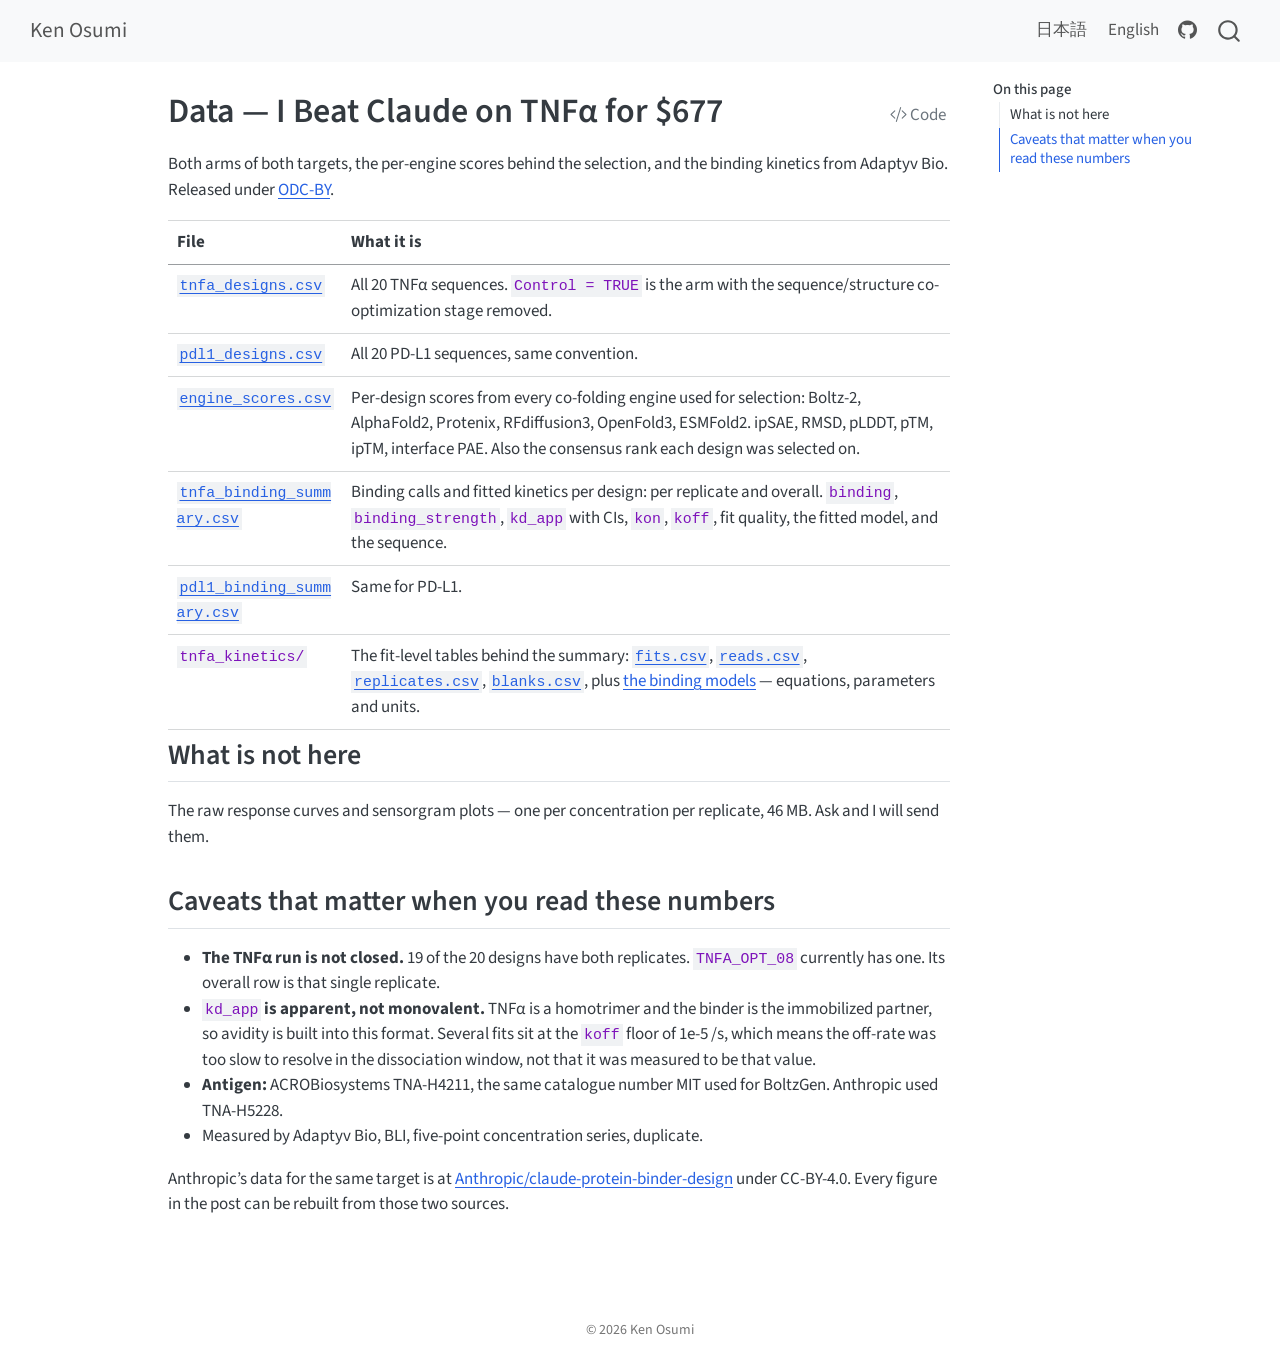
<file: docs/posts/tnfa-677/data/index.html>
<!DOCTYPE html>
<html xmlns="http://www.w3.org/1999/xhtml" lang="en" xml:lang="en"><head>

<meta charset="utf-8">
<meta name="generator" content="quarto-1.9.38">

<meta name="viewport" content="width=device-width, initial-scale=1.0, user-scalable=yes">


<title>Data — I Beat Claude on TNFα for $677 – Ken Osumi</title>
<style>
/* Default styles provided by pandoc.
** See https://pandoc.org/MANUAL.html#variables-for-html for config info.
*/
code{white-space: pre-wrap;}
span.smallcaps{font-variant: small-caps;}
div.columns{display: flex; gap: min(4vw, 1.5em);}
div.column{flex: auto; overflow-x: auto;}
div.hanging-indent{margin-left: 1.5em; text-indent: -1.5em;}
ul.task-list{list-style: none;}
ul.task-list li input[type="checkbox"] {
  width: 0.8em;
  margin: 0 0.8em 0.2em -1em; /* quarto-specific, see https://github.com/quarto-dev/quarto-cli/issues/4556 */ 
  vertical-align: middle;
}
/* CSS for syntax highlighting */
html { -webkit-text-size-adjust: 100%; }
pre > code.sourceCode { white-space: pre; position: relative; }
pre > code.sourceCode > span { display: inline-block; line-height: 1.25; }
pre > code.sourceCode > span:empty { height: 1.2em; }
.sourceCode { overflow: visible; }
code.sourceCode > span { color: inherit; text-decoration: inherit; }
div.sourceCode { margin: 1em 0; }
pre.sourceCode { margin: 0; }
@media screen {
div.sourceCode { overflow: auto; }
}
@media print {
pre > code.sourceCode { white-space: pre-wrap; }
pre > code.sourceCode > span { text-indent: -5em; padding-left: 5em; }
}
pre.numberSource code
  { counter-reset: source-line 0; }
pre.numberSource code > span
  { position: relative; left: -4em; counter-increment: source-line; }
pre.numberSource code > span > a:first-child::before
  { content: counter(source-line);
    position: relative; left: -1em; text-align: right; vertical-align: baseline;
    border: none; display: inline-block;
    -webkit-touch-callout: none; -webkit-user-select: none;
    -khtml-user-select: none; -moz-user-select: none;
    -ms-user-select: none; user-select: none;
    padding: 0 4px; width: 4em;
  }
pre.numberSource { margin-left: 3em;  padding-left: 4px; }
div.sourceCode
  {   }
@media screen {
pre > code.sourceCode > span > a:first-child::before { text-decoration: underline; }
}
</style>


<script src="../../../site_libs/quarto-nav/quarto-nav.js"></script>
<script src="../../../site_libs/clipboard/clipboard.min.js"></script>
<script src="../../../site_libs/quarto-search/autocomplete.umd.js"></script>
<script src="../../../site_libs/quarto-search/fuse.min.js"></script>
<script src="../../../site_libs/quarto-search/quarto-search.js"></script>
<meta name="quarto:offset" content="../../../">
<script src="../../../site_libs/quarto-html/quarto.js" type="module"></script>
<script src="../../../site_libs/quarto-html/tabsets/tabsets.js" type="module"></script>
<script src="../../../site_libs/quarto-html/popper.min.js"></script>
<script src="../../../site_libs/quarto-html/tippy.umd.min.js"></script>
<script src="../../../site_libs/quarto-html/anchor.min.js"></script>
<link href="../../../site_libs/quarto-html/tippy.css" rel="stylesheet">
<link href="../../../site_libs/quarto-html/quarto-syntax-highlighting-de63f62b328812d8e578a4d74e282472.css" rel="stylesheet" id="quarto-text-highlighting-styles">
<script src="../../../site_libs/bootstrap/bootstrap.min.js"></script>
<link href="../../../site_libs/bootstrap/bootstrap-icons.css" rel="stylesheet">
<link href="../../../site_libs/bootstrap/bootstrap-3ec94c05892decc904263a063af11aa6.min.css" rel="stylesheet" append-hash="true" id="quarto-bootstrap" data-mode="light">
<script id="quarto-search-options" type="application/json">{
  "location": "navbar",
  "copy-button": false,
  "collapse-after": 3,
  "panel-placement": "end",
  "type": "overlay",
  "limit": 50,
  "keyboard-shortcut": [
    "f",
    "/",
    "s"
  ],
  "show-item-context": false,
  "language": {
    "search-no-results-text": "No results",
    "search-matching-documents-text": "matching documents",
    "search-copy-link-title": "Copy link to search",
    "search-hide-matches-text": "Hide additional matches",
    "search-more-match-text": "more match in this document",
    "search-more-matches-text": "more matches in this document",
    "search-clear-button-title": "Clear",
    "search-text-placeholder": "",
    "search-detached-cancel-button-title": "Cancel",
    "search-submit-button-title": "Submit",
    "search-label": "Search"
  }
}</script>
<script>
// Browser-language auto-switch (GitHub Pages is static, so this is client-side).
// Only redirects from the English home, and only until the visitor makes a manual choice.
(function () {
  try {
    var p = window.location.pathname;
    var atEnRoot = (p === "/" || p === "/index.html" || p === "");
    if (!atEnRoot) return;
    if (localStorage.getItem("langPref")) return;   // respect a manual choice
    var lang = (navigator.language || navigator.userLanguage || "").toLowerCase();
    if (lang.indexOf("ja") === 0) {
      localStorage.setItem("langPref", "ja");
      window.location.replace("/ja/");
    }
  } catch (e) {}
})();
// Remember the visitor's manual language choice when they use the toggle.
document.addEventListener("DOMContentLoaded", function () {
  document.querySelectorAll('a[data-langpref]').forEach(function (a) {
    a.addEventListener("click", function () {
      try { localStorage.setItem("langPref", a.getAttribute("data-langpref")); } catch (e) {}
    });
  });
});
</script>


<link rel="stylesheet" href="../../../styles.css">
</head>

<body class="nav-fixed quarto-light">

<div id="quarto-search-results"></div>
  <header id="quarto-header" class="headroom fixed-top">
    <nav class="navbar navbar-expand-lg " data-bs-theme="dark">
      <div class="navbar-container container-fluid">
      <div class="navbar-brand-container mx-auto">
    <a class="navbar-brand" href="../../../index.html">
    <span class="navbar-title">Ken Osumi</span>
    </a>
  </div>
            <div id="quarto-search" class="" title="Search"></div>
          <button class="navbar-toggler" type="button" data-bs-toggle="collapse" data-bs-target="#navbarCollapse" aria-controls="navbarCollapse" role="menu" aria-expanded="false" aria-label="Toggle navigation" onclick="if (window.quartoToggleHeadroom) { window.quartoToggleHeadroom(); }">
  <span class="navbar-toggler-icon"></span>
</button>
          <div class="collapse navbar-collapse" id="navbarCollapse">
            <ul class="navbar-nav navbar-nav-scroll ms-auto">
  <li class="nav-item">
    <a class="nav-link" href="../../../ja/index.html"> 
<span class="menu-text">日本語</span></a>
  </li>  
  <li class="nav-item">
    <a class="nav-link" href="../../../index.html"> 
<span class="menu-text">English</span></a>
  </li>  
  <li class="nav-item compact">
    <a class="nav-link" href="https://github.com/ken-osumi"> <i class="bi bi-github" role="img">
</i> 
<span class="menu-text"></span></a>
  </li>  
</ul>
          </div> <!-- /navcollapse -->
            <div class="quarto-navbar-tools">
</div>
      </div> <!-- /container-fluid -->
    </nav>
</header>
<!-- content -->
<div id="quarto-content" class="quarto-container page-columns page-rows-contents page-layout-article page-navbar">
<!-- sidebar -->
<!-- margin-sidebar -->
    <div id="quarto-margin-sidebar" class="sidebar margin-sidebar">
        <nav id="TOC" role="doc-toc" class="toc-active">
    <h2 id="toc-title">On this page</h2>
   
  <ul>
  <li><a href="#what-is-not-here" id="toc-what-is-not-here" class="nav-link active" data-scroll-target="#what-is-not-here">What is not here</a></li>
  <li><a href="#caveats-that-matter-when-you-read-these-numbers" id="toc-caveats-that-matter-when-you-read-these-numbers" class="nav-link" data-scroll-target="#caveats-that-matter-when-you-read-these-numbers">Caveats that matter when you read these numbers</a></li>
  </ul>
</nav>
    </div>
<!-- main -->
<main class="content" id="quarto-document-content">

<header id="title-block-header" class="quarto-title-block default">
<div class="quarto-title">
<div class="quarto-title-block"><div><h1 class="title">Data — I Beat Claude on TNFα for $677</h1><button type="button" class="btn code-tools-button" id="quarto-code-tools-source"><i class="bi"></i> Code</button></div></div>
</div>



<div class="quarto-title-meta">

    
  
    
  </div>
  


</header>


<p>Both arms of both targets, the per-engine scores behind the selection, and the binding kinetics from Adaptyv Bio. Released under <a href="https://opendatacommons.org/licenses/by/1-0/">ODC-BY</a>.</p>
<table class="caption-top table">
<thead>
<tr class="header">
<th>File</th>
<th>What it is</th>
</tr>
</thead>
<tbody>
<tr class="odd">
<td><a href="tnfa_designs.csv"><code>tnfa_designs.csv</code></a></td>
<td>All 20 TNFα sequences. <code>Control = TRUE</code> is the arm with the sequence/structure co-optimization stage removed.</td>
</tr>
<tr class="even">
<td><a href="pdl1_designs.csv"><code>pdl1_designs.csv</code></a></td>
<td>All 20 PD-L1 sequences, same convention.</td>
</tr>
<tr class="odd">
<td><a href="engine_scores.csv"><code>engine_scores.csv</code></a></td>
<td>Per-design scores from every co-folding engine used for selection: Boltz-2, AlphaFold2, Protenix, RFdiffusion3, OpenFold3, ESMFold2. ipSAE, RMSD, pLDDT, pTM, ipTM, interface PAE. Also the consensus rank each design was selected on.</td>
</tr>
<tr class="even">
<td><a href="tnfa_binding_summary.csv"><code>tnfa_binding_summary.csv</code></a></td>
<td>Binding calls and fitted kinetics per design: per replicate and overall. <code>binding</code>, <code>binding_strength</code>, <code>kd_app</code> with CIs, <code>kon</code>, <code>koff</code>, fit quality, the fitted model, and the sequence.</td>
</tr>
<tr class="odd">
<td><a href="pdl1_binding_summary.csv"><code>pdl1_binding_summary.csv</code></a></td>
<td>Same for PD-L1.</td>
</tr>
<tr class="even">
<td><code>tnfa_kinetics/</code></td>
<td>The fit-level tables behind the summary: <a href="tnfa_kinetics/fits.csv"><code>fits.csv</code></a>, <a href="tnfa_kinetics/reads.csv"><code>reads.csv</code></a>, <a href="tnfa_kinetics/replicates.csv"><code>replicates.csv</code></a>, <a href="tnfa_kinetics/blanks.csv"><code>blanks.csv</code></a>, plus <a href="tnfa_kinetics/binding_models.html">the binding models</a> — equations, parameters and units.</td>
</tr>
</tbody>
</table>
<section id="what-is-not-here" class="level2">
<h2 class="anchored" data-anchor-id="what-is-not-here">What is not here</h2>
<p>The raw response curves and sensorgram plots — one per concentration per replicate, 46 MB. Ask and I will send them.</p>
</section>
<section id="caveats-that-matter-when-you-read-these-numbers" class="level2">
<h2 class="anchored" data-anchor-id="caveats-that-matter-when-you-read-these-numbers">Caveats that matter when you read these numbers</h2>
<ul>
<li><strong>The TNFα run is not closed.</strong> 19 of the 20 designs have both replicates. <code>TNFA_OPT_08</code> currently has one. Its overall row is that single replicate.</li>
<li><strong><code>kd_app</code> is apparent, not monovalent.</strong> TNFα is a homotrimer and the binder is the immobilized partner, so avidity is built into this format. Several fits sit at the <code>koff</code> floor of 1e-5 /s, which means the off-rate was too slow to resolve in the dissociation window, not that it was measured to be that value.</li>
<li><strong>Antigen:</strong> ACROBiosystems TNA-H4211, the same catalogue number MIT used for BoltzGen. Anthropic used TNA-H5228.</li>
<li>Measured by Adaptyv Bio, BLI, five-point concentration series, duplicate.</li>
</ul>
<p>Anthropic’s data for the same target is at <a href="https://huggingface.co/datasets/Anthropic/claude-protein-binder-design">Anthropic/claude-protein-binder-design</a> under CC-BY-4.0. Every figure in the post can be rebuilt from those two sources.</p>


<!-- -->

</section>

</main> <!-- /main -->
<script id="quarto-html-after-body" type="application/javascript">
  window.document.addEventListener("DOMContentLoaded", function (event) {
    const icon = "";
    const anchorJS = new window.AnchorJS();
    anchorJS.options = {
      placement: 'right',
      icon: icon
    };
    anchorJS.add('.anchored');
    const isCodeAnnotation = (el) => {
      for (const clz of el.classList) {
        if (clz.startsWith('code-annotation-')) {                     
          return true;
        }
      }
      return false;
    }
    const onCopySuccess = function(e) {
      // button target
      const button = e.trigger;
      // don't keep focus
      button.blur();
      // flash "checked"
      button.classList.add('code-copy-button-checked');
      var currentTitle = button.getAttribute("title");
      button.setAttribute("title", "Copied!");
      let tooltip;
      if (window.bootstrap) {
        button.setAttribute("data-bs-toggle", "tooltip");
        button.setAttribute("data-bs-placement", "left");
        button.setAttribute("data-bs-title", "Copied!");
        tooltip = new bootstrap.Tooltip(button, 
          { trigger: "manual", 
            customClass: "code-copy-button-tooltip",
            offset: [0, -8]});
        tooltip.show();    
      }
      setTimeout(function() {
        if (tooltip) {
          tooltip.hide();
          button.removeAttribute("data-bs-title");
          button.removeAttribute("data-bs-toggle");
          button.removeAttribute("data-bs-placement");
        }
        button.setAttribute("title", currentTitle);
        button.classList.remove('code-copy-button-checked');
      }, 1000);
      // clear code selection
      e.clearSelection();
    }
    const getTextToCopy = function(trigger) {
      const outerScaffold = trigger.parentElement.cloneNode(true);
      const codeEl = outerScaffold.querySelector('code');
      for (const childEl of codeEl.children) {
        if (isCodeAnnotation(childEl)) {
          childEl.remove();
        }
      }
      return codeEl.innerText;
    }
    const clipboard = new window.ClipboardJS('.code-copy-button:not([data-in-quarto-modal])', {
      text: getTextToCopy
    });
    clipboard.on('success', onCopySuccess);
    if (window.document.getElementById('quarto-embedded-source-code-modal')) {
      const clipboardModal = new window.ClipboardJS('.code-copy-button[data-in-quarto-modal]', {
        text: getTextToCopy,
        container: window.document.getElementById('quarto-embedded-source-code-modal')
      });
      clipboardModal.on('success', onCopySuccess);
    }
    const viewSource = window.document.getElementById('quarto-view-source') ||
                       window.document.getElementById('quarto-code-tools-source');
    if (viewSource) {
      const sourceUrl = viewSource.getAttribute("data-quarto-source-url");
      viewSource.addEventListener("click", function(e) {
        if (sourceUrl) {
          // rstudio viewer pane
          if (/\bcapabilities=\b/.test(window.location)) {
            window.open(sourceUrl);
          } else {
            window.location.href = sourceUrl;
          }
        } else {
          const modal = new bootstrap.Modal(document.getElementById('quarto-embedded-source-code-modal'));
          modal.show();
        }
        return false;
      });
    }
    function toggleCodeHandler(show) {
      return function(e) {
        const detailsSrc = window.document.querySelectorAll(".cell > details > .sourceCode");
        for (let i=0; i<detailsSrc.length; i++) {
          const details = detailsSrc[i].parentElement;
          if (show) {
            details.open = true;
          } else {
            details.removeAttribute("open");
          }
        }
        const cellCodeDivs = window.document.querySelectorAll(".cell > .sourceCode");
        const fromCls = show ? "hidden" : "unhidden";
        const toCls = show ? "unhidden" : "hidden";
        for (let i=0; i<cellCodeDivs.length; i++) {
          const codeDiv = cellCodeDivs[i];
          if (codeDiv.classList.contains(fromCls)) {
            codeDiv.classList.remove(fromCls);
            codeDiv.classList.add(toCls);
          } 
        }
        return false;
      }
    }
    const hideAllCode = window.document.getElementById("quarto-hide-all-code");
    if (hideAllCode) {
      hideAllCode.addEventListener("click", toggleCodeHandler(false));
    }
    const showAllCode = window.document.getElementById("quarto-show-all-code");
    if (showAllCode) {
      showAllCode.addEventListener("click", toggleCodeHandler(true));
    }
      var localhostRegex = new RegExp(/^(?:http|https):\/\/localhost\:?[0-9]*\//);
      var mailtoRegex = new RegExp(/^mailto:/);
        var filterRegex = new RegExp("https:\/\/kenosumi\.com");
      var isInternal = (href) => {
          return filterRegex.test(href) || localhostRegex.test(href) || mailtoRegex.test(href);
      }
      // Inspect non-navigation links and adorn them if external
     var links = window.document.querySelectorAll('a[href]:not(.nav-link):not(.navbar-brand):not(.toc-action):not(.sidebar-link):not(.sidebar-item-toggle):not(.pagination-link):not(.no-external):not([aria-hidden]):not(.dropdown-item):not(.quarto-navigation-tool):not(.about-link)');
      for (var i=0; i<links.length; i++) {
        const link = links[i];
        if (!isInternal(link.href)) {
          // undo the damage that might have been done by quarto-nav.js in the case of
          // links that we want to consider external
          if (link.dataset.originalHref !== undefined) {
            link.href = link.dataset.originalHref;
          }
        }
      }
    function tippyHover(el, contentFn, onTriggerFn, onUntriggerFn) {
      const config = {
        allowHTML: true,
        maxWidth: 500,
        delay: 100,
        arrow: false,
        appendTo: function(el) {
            return el.parentElement;
        },
        interactive: true,
        interactiveBorder: 10,
        theme: 'quarto',
        placement: 'bottom-start',
      };
      if (contentFn) {
        config.content = contentFn;
      }
      if (onTriggerFn) {
        config.onTrigger = onTriggerFn;
      }
      if (onUntriggerFn) {
        config.onUntrigger = onUntriggerFn;
      }
      window.tippy(el, config); 
    }
    const noterefs = window.document.querySelectorAll('a[role="doc-noteref"]');
    for (var i=0; i<noterefs.length; i++) {
      const ref = noterefs[i];
      tippyHover(ref, function() {
        // use id or data attribute instead here
        let href = ref.getAttribute('data-footnote-href') || ref.getAttribute('href');
        try { href = new URL(href).hash; } catch {}
        const id = href.replace(/^#\/?/, "");
        const note = window.document.getElementById(id);
        if (note) {
          return note.innerHTML;
        } else {
          return "";
        }
      });
    }
    const xrefs = window.document.querySelectorAll('a.quarto-xref');
    const processXRef = (id, note) => {
      // Strip column container classes
      const stripColumnClz = (el) => {
        el.classList.remove("page-full", "page-columns");
        if (el.children) {
          for (const child of el.children) {
            stripColumnClz(child);
          }
        }
      }
      stripColumnClz(note)
      if (id === null || id.startsWith('sec-')) {
        // Special case sections, only their first couple elements
        const container = document.createElement("div");
        if (note.children && note.children.length > 2) {
          container.appendChild(note.children[0].cloneNode(true));
          for (let i = 1; i < note.children.length; i++) {
            const child = note.children[i];
            if (child.tagName === "P" && child.innerText === "") {
              continue;
            } else {
              container.appendChild(child.cloneNode(true));
              break;
            }
          }
          if (window.Quarto?.typesetMath) {
            window.Quarto.typesetMath(container);
          }
          return container.innerHTML
        } else {
          if (window.Quarto?.typesetMath) {
            window.Quarto.typesetMath(note);
          }
          return note.innerHTML;
        }
      } else {
        // Remove any anchor links if they are present
        const anchorLink = note.querySelector('a.anchorjs-link');
        if (anchorLink) {
          anchorLink.remove();
        }
        if (window.Quarto?.typesetMath) {
          window.Quarto.typesetMath(note);
        }
        if (note.classList.contains("callout")) {
          return note.outerHTML;
        } else {
          return note.innerHTML;
        }
      }
    }
    for (var i=0; i<xrefs.length; i++) {
      const xref = xrefs[i];
      tippyHover(xref, undefined, function(instance) {
        instance.disable();
        let url = xref.getAttribute('href');
        let hash = undefined; 
        if (url.startsWith('#')) {
          hash = url;
        } else {
          try { hash = new URL(url).hash; } catch {}
        }
        if (hash) {
          const id = hash.replace(/^#\/?/, "");
          const note = window.document.getElementById(id);
          if (note !== null) {
            try {
              const html = processXRef(id, note.cloneNode(true));
              instance.setContent(html);
            } finally {
              instance.enable();
              instance.show();
            }
          } else {
            // See if we can fetch this
            fetch(url.split('#')[0])
            .then(res => res.text())
            .then(html => {
              const parser = new DOMParser();
              const htmlDoc = parser.parseFromString(html, "text/html");
              const note = htmlDoc.getElementById(id);
              if (note !== null) {
                const html = processXRef(id, note);
                instance.setContent(html);
              } 
            }).finally(() => {
              instance.enable();
              instance.show();
            });
          }
        } else {
          // See if we can fetch a full url (with no hash to target)
          // This is a special case and we should probably do some content thinning / targeting
          fetch(url)
          .then(res => res.text())
          .then(html => {
            const parser = new DOMParser();
            const htmlDoc = parser.parseFromString(html, "text/html");
            const note = htmlDoc.querySelector('main.content');
            if (note !== null) {
              // This should only happen for chapter cross references
              // (since there is no id in the URL)
              // remove the first header
              if (note.children.length > 0 && note.children[0].tagName === "HEADER") {
                note.children[0].remove();
              }
              const html = processXRef(null, note);
              instance.setContent(html);
            } 
          }).finally(() => {
            instance.enable();
            instance.show();
          });
        }
      }, function(instance) {
      });
    }
        let selectedAnnoteEl;
        const selectorForAnnotation = ( cell, annotation) => {
          let cellAttr = 'data-code-cell="' + cell + '"';
          let lineAttr = 'data-code-annotation="' +  annotation + '"';
          const selector = 'span[' + cellAttr + '][' + lineAttr + ']';
          return selector;
        }
        const selectCodeLines = (annoteEl) => {
          const doc = window.document;
          const targetCell = annoteEl.getAttribute("data-target-cell");
          const targetAnnotation = annoteEl.getAttribute("data-target-annotation");
          const annoteSpan = window.document.querySelector(selectorForAnnotation(targetCell, targetAnnotation));
          const lines = annoteSpan.getAttribute("data-code-lines").split(",");
          const lineIds = lines.map((line) => {
            return targetCell + "-" + line;
          })
          let top = null;
          let height = null;
          let parent = null;
          if (lineIds.length > 0) {
              //compute the position of the single el (top and bottom and make a div)
              const el = window.document.getElementById(lineIds[0]);
              top = el.offsetTop;
              height = el.offsetHeight;
              parent = el.parentElement.parentElement;
            if (lineIds.length > 1) {
              const lastEl = window.document.getElementById(lineIds[lineIds.length - 1]);
              const bottom = lastEl.offsetTop + lastEl.offsetHeight;
              height = bottom - top;
            }
            if (top !== null && height !== null && parent !== null) {
              // cook up a div (if necessary) and position it 
              let div = window.document.getElementById("code-annotation-line-highlight");
              if (div === null) {
                div = window.document.createElement("div");
                div.setAttribute("id", "code-annotation-line-highlight");
                div.style.position = 'absolute';
                parent.appendChild(div);
              }
              div.style.top = top - 2 + "px";
              div.style.height = height + 4 + "px";
              div.style.left = 0;
              let gutterDiv = window.document.getElementById("code-annotation-line-highlight-gutter");
              if (gutterDiv === null) {
                gutterDiv = window.document.createElement("div");
                gutterDiv.setAttribute("id", "code-annotation-line-highlight-gutter");
                gutterDiv.style.position = 'absolute';
                const codeCell = window.document.getElementById(targetCell);
                const gutter = codeCell.querySelector('.code-annotation-gutter');
                gutter.appendChild(gutterDiv);
              }
              gutterDiv.style.top = top - 2 + "px";
              gutterDiv.style.height = height + 4 + "px";
            }
            selectedAnnoteEl = annoteEl;
          }
        };
        const unselectCodeLines = () => {
          const elementsIds = ["code-annotation-line-highlight", "code-annotation-line-highlight-gutter"];
          elementsIds.forEach((elId) => {
            const div = window.document.getElementById(elId);
            if (div) {
              div.remove();
            }
          });
          selectedAnnoteEl = undefined;
        };
          // Handle positioning of the toggle
      window.addEventListener(
        "resize",
        throttle(() => {
          elRect = undefined;
          if (selectedAnnoteEl) {
            selectCodeLines(selectedAnnoteEl);
          }
        }, 10)
      );
      function throttle(fn, ms) {
      let throttle = false;
      let timer;
        return (...args) => {
          if(!throttle) { // first call gets through
              fn.apply(this, args);
              throttle = true;
          } else { // all the others get throttled
              if(timer) clearTimeout(timer); // cancel #2
              timer = setTimeout(() => {
                fn.apply(this, args);
                timer = throttle = false;
              }, ms);
          }
        };
      }
        // Attach click handler to the DT
        const annoteDls = window.document.querySelectorAll('dt[data-target-cell]');
        for (const annoteDlNode of annoteDls) {
          annoteDlNode.addEventListener('click', (event) => {
            const clickedEl = event.target;
            if (clickedEl !== selectedAnnoteEl) {
              unselectCodeLines();
              const activeEl = window.document.querySelector('dt[data-target-cell].code-annotation-active');
              if (activeEl) {
                activeEl.classList.remove('code-annotation-active');
              }
              selectCodeLines(clickedEl);
              clickedEl.classList.add('code-annotation-active');
            } else {
              // Unselect the line
              unselectCodeLines();
              clickedEl.classList.remove('code-annotation-active');
            }
          });
        }
    const findCites = (el) => {
      const parentEl = el.parentElement;
      if (parentEl) {
        const cites = parentEl.dataset.cites;
        if (cites) {
          return {
            el,
            cites: cites.split(' ')
          };
        } else {
          return findCites(el.parentElement)
        }
      } else {
        return undefined;
      }
    };
    var bibliorefs = window.document.querySelectorAll('a[role="doc-biblioref"]');
    for (var i=0; i<bibliorefs.length; i++) {
      const ref = bibliorefs[i];
      const citeInfo = findCites(ref);
      if (citeInfo) {
        tippyHover(citeInfo.el, function() {
          var popup = window.document.createElement('div');
          citeInfo.cites.forEach(function(cite) {
            var citeDiv = window.document.createElement('div');
            citeDiv.classList.add('hanging-indent');
            citeDiv.classList.add('csl-entry');
            var biblioDiv = window.document.getElementById('ref-' + cite);
            if (biblioDiv) {
              citeDiv.innerHTML = biblioDiv.innerHTML;
            }
            popup.appendChild(citeDiv);
          });
          return popup.innerHTML;
        });
      }
    }
  });
  </script><div class="modal fade" id="quarto-embedded-source-code-modal" tabindex="-1" aria-labelledby="quarto-embedded-source-code-modal-label" aria-hidden="true"><div class="modal-dialog modal-dialog-scrollable"><div class="modal-content"><div class="modal-header"><h5 class="modal-title" id="quarto-embedded-source-code-modal-label">Source Code</h5><button class="btn-close" data-bs-dismiss="modal"></button></div><div class="modal-body"><div class="">
<div class="code-copy-outer-scaffold"><div class="sourceCode" id="cb1" data-shortcodes="false"><pre class="sourceCode markdown code-with-copy"><code class="sourceCode markdown"><span id="cb1-1"><a href="#cb1-1" aria-hidden="true" tabindex="-1"></a><span class="co">---</span></span>
<span id="cb1-2"><a href="#cb1-2" aria-hidden="true" tabindex="-1"></a><span class="an">title:</span><span class="co"> "Data — I Beat Claude on TNFα for $677"</span></span>
<span id="cb1-3"><a href="#cb1-3" aria-hidden="true" tabindex="-1"></a><span class="co">---</span></span>
<span id="cb1-4"><a href="#cb1-4" aria-hidden="true" tabindex="-1"></a></span>
<span id="cb1-5"><a href="#cb1-5" aria-hidden="true" tabindex="-1"></a></span>
<span id="cb1-6"><a href="#cb1-6" aria-hidden="true" tabindex="-1"></a>Both arms of both targets, the per-engine scores behind the selection, and the</span>
<span id="cb1-7"><a href="#cb1-7" aria-hidden="true" tabindex="-1"></a>binding kinetics from Adaptyv Bio. Released under</span>
<span id="cb1-8"><a href="#cb1-8" aria-hidden="true" tabindex="-1"></a><span class="co">[</span><span class="ot">ODC-BY</span><span class="co">](https://opendatacommons.org/licenses/by/1-0/)</span>.</span>
<span id="cb1-9"><a href="#cb1-9" aria-hidden="true" tabindex="-1"></a></span>
<span id="cb1-10"><a href="#cb1-10" aria-hidden="true" tabindex="-1"></a><span class="pp">|</span> File <span class="pp">|</span> What it is <span class="pp">|</span></span>
<span id="cb1-11"><a href="#cb1-11" aria-hidden="true" tabindex="-1"></a><span class="pp">|---|---|</span></span>
<span id="cb1-12"><a href="#cb1-12" aria-hidden="true" tabindex="-1"></a><span class="pp">|</span> <span class="co">[</span><span class="ot">`tnfa_designs.csv`</span><span class="co">](tnfa_designs.csv)</span> <span class="pp">|</span> All 20 TNFα sequences. <span class="in">`Control = TRUE`</span> is the arm with the sequence/structure co-optimization stage removed. <span class="pp">|</span></span>
<span id="cb1-13"><a href="#cb1-13" aria-hidden="true" tabindex="-1"></a><span class="pp">|</span> <span class="co">[</span><span class="ot">`pdl1_designs.csv`</span><span class="co">](pdl1_designs.csv)</span> <span class="pp">|</span> All 20 PD-L1 sequences, same convention. <span class="pp">|</span></span>
<span id="cb1-14"><a href="#cb1-14" aria-hidden="true" tabindex="-1"></a><span class="pp">|</span> <span class="co">[</span><span class="ot">`engine_scores.csv`</span><span class="co">](engine_scores.csv)</span> <span class="pp">|</span> Per-design scores from every co-folding engine used for selection: Boltz-2, AlphaFold2, Protenix, RFdiffusion3, OpenFold3, ESMFold2. ipSAE, RMSD, pLDDT, pTM, ipTM, interface PAE. Also the consensus rank each design was selected on. <span class="pp">|</span></span>
<span id="cb1-15"><a href="#cb1-15" aria-hidden="true" tabindex="-1"></a><span class="pp">|</span> <span class="co">[</span><span class="ot">`tnfa_binding_summary.csv`</span><span class="co">](tnfa_binding_summary.csv)</span> <span class="pp">|</span> Binding calls and fitted kinetics per design: per replicate and overall. <span class="in">`binding`</span>, <span class="in">`binding_strength`</span>, <span class="in">`kd_app`</span> with CIs, <span class="in">`kon`</span>, <span class="in">`koff`</span>, fit quality, the fitted model, and the sequence. <span class="pp">|</span></span>
<span id="cb1-16"><a href="#cb1-16" aria-hidden="true" tabindex="-1"></a><span class="pp">|</span> <span class="co">[</span><span class="ot">`pdl1_binding_summary.csv`</span><span class="co">](pdl1_binding_summary.csv)</span> <span class="pp">|</span> Same for PD-L1. <span class="pp">|</span></span>
<span id="cb1-17"><a href="#cb1-17" aria-hidden="true" tabindex="-1"></a><span class="pp">|</span> <span class="in">`tnfa_kinetics/`</span> <span class="pp">|</span> The fit-level tables behind the summary: <span class="co">[</span><span class="ot">`fits.csv`</span><span class="co">](tnfa_kinetics/fits.csv)</span>, <span class="co">[</span><span class="ot">`reads.csv`</span><span class="co">](tnfa_kinetics/reads.csv)</span>, <span class="co">[</span><span class="ot">`replicates.csv`</span><span class="co">](tnfa_kinetics/replicates.csv)</span>, <span class="co">[</span><span class="ot">`blanks.csv`</span><span class="co">](tnfa_kinetics/blanks.csv)</span>, plus <span class="co">[</span><span class="ot">the binding models</span><span class="co">](tnfa_kinetics/binding_models.html)</span> — equations, parameters and units. <span class="pp">|</span></span>
<span id="cb1-18"><a href="#cb1-18" aria-hidden="true" tabindex="-1"></a></span>
<span id="cb1-19"><a href="#cb1-19" aria-hidden="true" tabindex="-1"></a><span class="fu">## What is not here</span></span>
<span id="cb1-20"><a href="#cb1-20" aria-hidden="true" tabindex="-1"></a></span>
<span id="cb1-21"><a href="#cb1-21" aria-hidden="true" tabindex="-1"></a>The raw response curves and sensorgram plots — one per concentration per</span>
<span id="cb1-22"><a href="#cb1-22" aria-hidden="true" tabindex="-1"></a>replicate, 46 MB. Ask and I will send them.</span>
<span id="cb1-23"><a href="#cb1-23" aria-hidden="true" tabindex="-1"></a></span>
<span id="cb1-24"><a href="#cb1-24" aria-hidden="true" tabindex="-1"></a><span class="fu">## Caveats that matter when you read these numbers</span></span>
<span id="cb1-25"><a href="#cb1-25" aria-hidden="true" tabindex="-1"></a></span>
<span id="cb1-26"><a href="#cb1-26" aria-hidden="true" tabindex="-1"></a><span class="ss">- </span>**The TNFα run is not closed.** 19 of the 20 designs have both replicates.</span>
<span id="cb1-27"><a href="#cb1-27" aria-hidden="true" tabindex="-1"></a>  <span class="in">`TNFA_OPT_08`</span> currently has one. Its overall row is that single replicate.</span>
<span id="cb1-28"><a href="#cb1-28" aria-hidden="true" tabindex="-1"></a><span class="ss">- </span>**`kd_app` is apparent, not monovalent.** TNFα is a homotrimer and the binder</span>
<span id="cb1-29"><a href="#cb1-29" aria-hidden="true" tabindex="-1"></a>  is the immobilized partner, so avidity is built into this format. Several fits</span>
<span id="cb1-30"><a href="#cb1-30" aria-hidden="true" tabindex="-1"></a>  sit at the <span class="in">`koff`</span> floor of 1e-5 /s, which means the off-rate was too slow to</span>
<span id="cb1-31"><a href="#cb1-31" aria-hidden="true" tabindex="-1"></a>  resolve in the dissociation window, not that it was measured to be that value.</span>
<span id="cb1-32"><a href="#cb1-32" aria-hidden="true" tabindex="-1"></a><span class="ss">- </span>**Antigen:** ACROBiosystems TNA-H4211, the same catalogue number MIT used for</span>
<span id="cb1-33"><a href="#cb1-33" aria-hidden="true" tabindex="-1"></a>  BoltzGen. Anthropic used TNA-H5228.</span>
<span id="cb1-34"><a href="#cb1-34" aria-hidden="true" tabindex="-1"></a><span class="ss">- </span>Measured by Adaptyv Bio, BLI, five-point concentration series, duplicate.</span>
<span id="cb1-35"><a href="#cb1-35" aria-hidden="true" tabindex="-1"></a></span>
<span id="cb1-36"><a href="#cb1-36" aria-hidden="true" tabindex="-1"></a>Anthropic's data for the same target is at</span>
<span id="cb1-37"><a href="#cb1-37" aria-hidden="true" tabindex="-1"></a><span class="co">[</span><span class="ot">Anthropic/claude-protein-binder-design</span><span class="co">](https://huggingface.co/datasets/Anthropic/claude-protein-binder-design)</span></span>
<span id="cb1-38"><a href="#cb1-38" aria-hidden="true" tabindex="-1"></a>under CC-BY-4.0. Every figure in the post can be rebuilt from those two sources.</span></code></pre></div><button title="Copy to Clipboard" class="code-copy-button" data-in-quarto-modal=""><i class="bi"></i></button></div>
</div></div></div></div></div>
</div> <!-- /content -->
<footer class="footer">
  <div class="nav-footer">
    <div class="nav-footer-left">
      &nbsp;
    </div>   
    <div class="nav-footer-center">
<p>© 2026 Ken Osumi</p>
</div>
    <div class="nav-footer-right">
      &nbsp;
    </div>
  </div>
</footer>




</body></html>
</file>
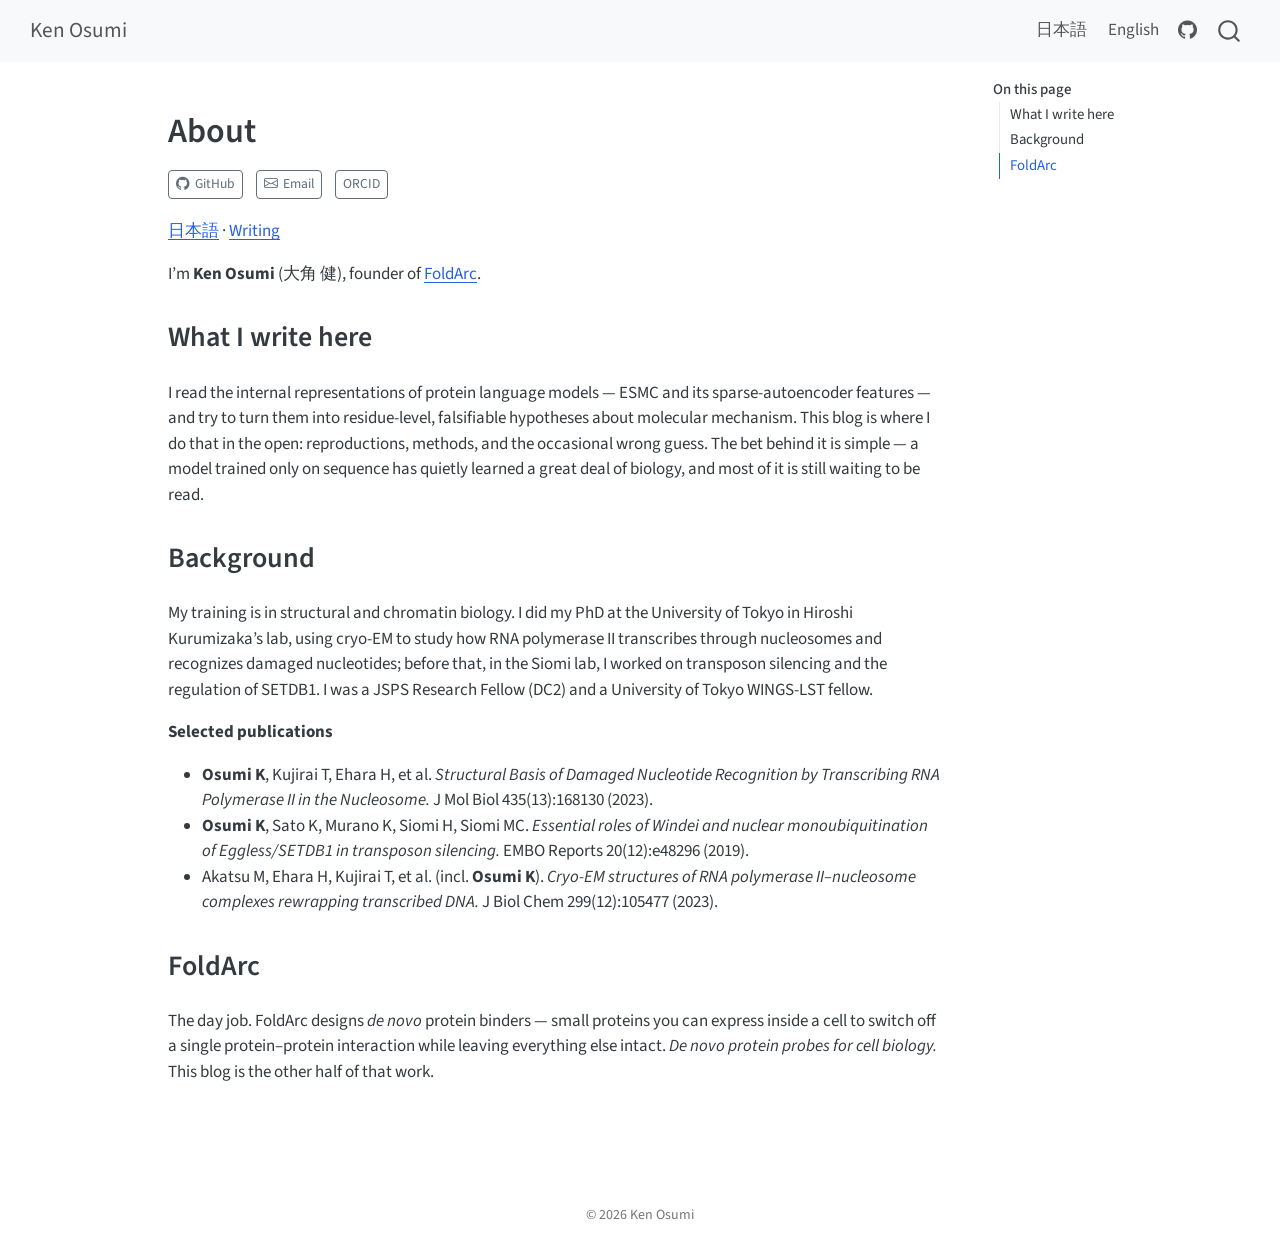
<file: docs/about.html>
<!DOCTYPE html>
<html xmlns="http://www.w3.org/1999/xhtml" lang="en" xml:lang="en"><head>

<meta charset="utf-8">
<meta name="generator" content="quarto-1.9.38">

<meta name="viewport" content="width=device-width, initial-scale=1.0, user-scalable=yes">


<title>About – Ken Osumi</title>
<style>
/* Default styles provided by pandoc.
** See https://pandoc.org/MANUAL.html#variables-for-html for config info.
*/
code{white-space: pre-wrap;}
span.smallcaps{font-variant: small-caps;}
div.columns{display: flex; gap: min(4vw, 1.5em);}
div.column{flex: auto; overflow-x: auto;}
div.hanging-indent{margin-left: 1.5em; text-indent: -1.5em;}
ul.task-list{list-style: none;}
ul.task-list li input[type="checkbox"] {
  width: 0.8em;
  margin: 0 0.8em 0.2em -1em; /* quarto-specific, see https://github.com/quarto-dev/quarto-cli/issues/4556 */ 
  vertical-align: middle;
}
</style>


<script src="site_libs/quarto-nav/quarto-nav.js"></script>
<script src="site_libs/clipboard/clipboard.min.js"></script>
<script src="site_libs/quarto-search/autocomplete.umd.js"></script>
<script src="site_libs/quarto-search/fuse.min.js"></script>
<script src="site_libs/quarto-search/quarto-search.js"></script>
<meta name="quarto:offset" content="./">
<script src="site_libs/quarto-html/quarto.js" type="module"></script>
<script src="site_libs/quarto-html/tabsets/tabsets.js" type="module"></script>
<script src="site_libs/quarto-html/popper.min.js"></script>
<script src="site_libs/quarto-html/tippy.umd.min.js"></script>
<link href="site_libs/quarto-html/tippy.css" rel="stylesheet">
<link href="site_libs/quarto-html/quarto-syntax-highlighting-de63f62b328812d8e578a4d74e282472.css" rel="stylesheet" id="quarto-text-highlighting-styles">
<script src="site_libs/bootstrap/bootstrap.min.js"></script>
<link href="site_libs/bootstrap/bootstrap-icons.css" rel="stylesheet">
<link href="site_libs/bootstrap/bootstrap-3ec94c05892decc904263a063af11aa6.min.css" rel="stylesheet" append-hash="true" id="quarto-bootstrap" data-mode="light">
<script id="quarto-search-options" type="application/json">{
  "location": "navbar",
  "copy-button": false,
  "collapse-after": 3,
  "panel-placement": "end",
  "type": "overlay",
  "limit": 50,
  "keyboard-shortcut": [
    "f",
    "/",
    "s"
  ],
  "show-item-context": false,
  "language": {
    "search-no-results-text": "No results",
    "search-matching-documents-text": "matching documents",
    "search-copy-link-title": "Copy link to search",
    "search-hide-matches-text": "Hide additional matches",
    "search-more-match-text": "more match in this document",
    "search-more-matches-text": "more matches in this document",
    "search-clear-button-title": "Clear",
    "search-text-placeholder": "",
    "search-detached-cancel-button-title": "Cancel",
    "search-submit-button-title": "Submit",
    "search-label": "Search"
  }
}</script>
<script>
// Browser-language auto-switch (GitHub Pages is static, so this is client-side).
// Only redirects from the English home, and only until the visitor makes a manual choice.
(function () {
  try {
    var p = window.location.pathname;
    var atEnRoot = (p === "/" || p === "/index.html" || p === "");
    if (!atEnRoot) return;
    if (localStorage.getItem("langPref")) return;   // respect a manual choice
    var lang = (navigator.language || navigator.userLanguage || "").toLowerCase();
    if (lang.indexOf("ja") === 0) {
      localStorage.setItem("langPref", "ja");
      window.location.replace("/ja/");
    }
  } catch (e) {}
})();
// Remember the visitor's manual language choice when they use the toggle.
document.addEventListener("DOMContentLoaded", function () {
  document.querySelectorAll('a[data-langpref]').forEach(function (a) {
    a.addEventListener("click", function () {
      try { localStorage.setItem("langPref", a.getAttribute("data-langpref")); } catch (e) {}
    });
  });
});
</script>


<link rel="stylesheet" href="styles.css">
</head>

<body class="nav-fixed quarto-light">

<div id="quarto-search-results"></div>
  <header id="quarto-header" class="headroom fixed-top">
    <nav class="navbar navbar-expand-lg " data-bs-theme="dark">
      <div class="navbar-container container-fluid">
      <div class="navbar-brand-container mx-auto">
    <a class="navbar-brand" href="./index.html">
    <span class="navbar-title">Ken Osumi</span>
    </a>
  </div>
            <div id="quarto-search" class="" title="Search"></div>
          <button class="navbar-toggler" type="button" data-bs-toggle="collapse" data-bs-target="#navbarCollapse" aria-controls="navbarCollapse" role="menu" aria-expanded="false" aria-label="Toggle navigation" onclick="if (window.quartoToggleHeadroom) { window.quartoToggleHeadroom(); }">
  <span class="navbar-toggler-icon"></span>
</button>
          <div class="collapse navbar-collapse" id="navbarCollapse">
            <ul class="navbar-nav navbar-nav-scroll ms-auto">
  <li class="nav-item">
    <a class="nav-link" href="./ja/index.html"> 
<span class="menu-text">日本語</span></a>
  </li>  
  <li class="nav-item">
    <a class="nav-link" href="./index.html"> 
<span class="menu-text">English</span></a>
  </li>  
  <li class="nav-item compact">
    <a class="nav-link" href="https://github.com/ken-osumi"> <i class="bi bi-github" role="img">
</i> 
<span class="menu-text"></span></a>
  </li>  
</ul>
          </div> <!-- /navcollapse -->
            <div class="quarto-navbar-tools">
</div>
      </div> <!-- /container-fluid -->
    </nav>
</header>
<!-- content -->
<div id="quarto-content" class="quarto-container page-columns page-rows-contents page-layout-article page-navbar">
<!-- sidebar -->
<!-- margin-sidebar -->
    <div id="quarto-margin-sidebar" class="sidebar margin-sidebar">
        <nav id="TOC" role="doc-toc" class="toc-active">
    <h2 id="toc-title">On this page</h2>
  <ul>
  <li><a href="#what-i-write-here" id="toc-what-i-write-here" class="nav-link active" data-scroll-target="#what-i-write-here">What I write here</a></li>
  <li><a href="#background" id="toc-background" class="nav-link" data-scroll-target="#background">Background</a></li>
  <li><a href="#foldarc" id="toc-foldarc" class="nav-link" data-scroll-target="#foldarc">FoldArc</a></li>
  </ul>
</nav>
    </div>
<!-- main -->
<div class="quarto-about-solana column-body">
  <div class="about-entity">
    <div class="entity-contents">
      <header id="title-block-header" class="quarto-title-block default">
<div class="quarto-title">
<h1 class="title">About</h1>
</div>
<div class="quarto-title-meta">
  </div>
</header> <div class="about-links">
  <a href="https://github.com/ken-osumi" class="about-link" rel="" target="">
    <i class="bi bi-github"></i>
     <span class="about-link-text">GitHub</span>
  </a>
  <a href="mailto:ken@foldarc.com" class="about-link" rel="" target="">
    <i class="bi bi-envelope"></i>
     <span class="about-link-text">Email</span>
  </a>
  <a href="https://orcid.org/0000-0002-3846-8747" class="about-link" rel="" target="">
     <span class="about-link-text">ORCID</span>
  </a>
</div>
      <div class="about-contents"><main class="content" id="quarto-document-content">

<p><a href="./ja/about.html" data-langpref="ja">日本語</a> · <a href="./index.html">Writing</a></p>
<p>I’m <strong>Ken Osumi</strong> (大角 健), founder of <a href="https://foldarc.com">FoldArc</a>.</p>
<section id="what-i-write-here" class="level2">
<h2 data-anchor-id="what-i-write-here">What I write here</h2>
<p>I read the internal representations of protein language models — ESMC and its sparse-autoencoder features — and try to turn them into residue-level, falsifiable hypotheses about molecular mechanism. This blog is where I do that in the open: reproductions, methods, and the occasional wrong guess. The bet behind it is simple — a model trained only on sequence has quietly learned a great deal of biology, and most of it is still waiting to be read.</p>
</section>
<section id="background" class="level2">
<h2 data-anchor-id="background">Background</h2>
<p>My training is in structural and chromatin biology. I did my PhD at the University of Tokyo in Hiroshi Kurumizaka’s lab, using cryo-EM to study how RNA polymerase II transcribes through nucleosomes and recognizes damaged nucleotides; before that, in the Siomi lab, I worked on transposon silencing and the regulation of SETDB1. I was a JSPS Research Fellow (DC2) and a University of Tokyo WINGS-LST fellow.</p>
<p><strong>Selected publications</strong></p>
<ul>
<li><strong>Osumi K</strong>, Kujirai T, Ehara H, et al.&nbsp;<em>Structural Basis of Damaged Nucleotide Recognition by Transcribing RNA Polymerase II in the Nucleosome.</em> J Mol Biol 435(13):168130 (2023).</li>
<li><strong>Osumi K</strong>, Sato K, Murano K, Siomi H, Siomi MC. <em>Essential roles of Windei and nuclear monoubiquitination of Eggless/SETDB1 in transposon silencing.</em> EMBO Reports 20(12):e48296 (2019).</li>
<li>Akatsu M, Ehara H, Kujirai T, et al.&nbsp;(incl.&nbsp;<strong>Osumi K</strong>). <em>Cryo-EM structures of RNA polymerase II–nucleosome complexes rewrapping transcribed DNA.</em> J Biol Chem 299(12):105477 (2023).</li>
</ul>
</section>
<section id="foldarc" class="level2">
<h2 data-anchor-id="foldarc">FoldArc</h2>
<p>The day job. FoldArc designs <em>de novo</em> protein binders — small proteins you can express inside a cell to switch off a single protein–protein interaction while leaving everything else intact. <em>De novo protein probes for cell biology.</em> This blog is the other half of that work.</p>


</section>
</main></div>
    </div>
  </div>
</div>
 <!-- /main -->
<script id="quarto-html-after-body" type="application/javascript">
  window.document.addEventListener("DOMContentLoaded", function (event) {
    const isCodeAnnotation = (el) => {
      for (const clz of el.classList) {
        if (clz.startsWith('code-annotation-')) {                     
          return true;
        }
      }
      return false;
    }
    const onCopySuccess = function(e) {
      // button target
      const button = e.trigger;
      // don't keep focus
      button.blur();
      // flash "checked"
      button.classList.add('code-copy-button-checked');
      var currentTitle = button.getAttribute("title");
      button.setAttribute("title", "Copied!");
      let tooltip;
      if (window.bootstrap) {
        button.setAttribute("data-bs-toggle", "tooltip");
        button.setAttribute("data-bs-placement", "left");
        button.setAttribute("data-bs-title", "Copied!");
        tooltip = new bootstrap.Tooltip(button, 
          { trigger: "manual", 
            customClass: "code-copy-button-tooltip",
            offset: [0, -8]});
        tooltip.show();    
      }
      setTimeout(function() {
        if (tooltip) {
          tooltip.hide();
          button.removeAttribute("data-bs-title");
          button.removeAttribute("data-bs-toggle");
          button.removeAttribute("data-bs-placement");
        }
        button.setAttribute("title", currentTitle);
        button.classList.remove('code-copy-button-checked');
      }, 1000);
      // clear code selection
      e.clearSelection();
    }
    const getTextToCopy = function(trigger) {
      const outerScaffold = trigger.parentElement.cloneNode(true);
      const codeEl = outerScaffold.querySelector('code');
      for (const childEl of codeEl.children) {
        if (isCodeAnnotation(childEl)) {
          childEl.remove();
        }
      }
      return codeEl.innerText;
    }
    const clipboard = new window.ClipboardJS('.code-copy-button:not([data-in-quarto-modal])', {
      text: getTextToCopy
    });
    clipboard.on('success', onCopySuccess);
    if (window.document.getElementById('quarto-embedded-source-code-modal')) {
      const clipboardModal = new window.ClipboardJS('.code-copy-button[data-in-quarto-modal]', {
        text: getTextToCopy,
        container: window.document.getElementById('quarto-embedded-source-code-modal')
      });
      clipboardModal.on('success', onCopySuccess);
    }
      var localhostRegex = new RegExp(/^(?:http|https):\/\/localhost\:?[0-9]*\//);
      var mailtoRegex = new RegExp(/^mailto:/);
        var filterRegex = new RegExp("https:\/\/kenosumi\.com");
      var isInternal = (href) => {
          return filterRegex.test(href) || localhostRegex.test(href) || mailtoRegex.test(href);
      }
      // Inspect non-navigation links and adorn them if external
     var links = window.document.querySelectorAll('a[href]:not(.nav-link):not(.navbar-brand):not(.toc-action):not(.sidebar-link):not(.sidebar-item-toggle):not(.pagination-link):not(.no-external):not([aria-hidden]):not(.dropdown-item):not(.quarto-navigation-tool):not(.about-link)');
      for (var i=0; i<links.length; i++) {
        const link = links[i];
        if (!isInternal(link.href)) {
          // undo the damage that might have been done by quarto-nav.js in the case of
          // links that we want to consider external
          if (link.dataset.originalHref !== undefined) {
            link.href = link.dataset.originalHref;
          }
        }
      }
    function tippyHover(el, contentFn, onTriggerFn, onUntriggerFn) {
      const config = {
        allowHTML: true,
        maxWidth: 500,
        delay: 100,
        arrow: false,
        appendTo: function(el) {
            return el.parentElement;
        },
        interactive: true,
        interactiveBorder: 10,
        theme: 'quarto',
        placement: 'bottom-start',
      };
      if (contentFn) {
        config.content = contentFn;
      }
      if (onTriggerFn) {
        config.onTrigger = onTriggerFn;
      }
      if (onUntriggerFn) {
        config.onUntrigger = onUntriggerFn;
      }
      window.tippy(el, config); 
    }
    const noterefs = window.document.querySelectorAll('a[role="doc-noteref"]');
    for (var i=0; i<noterefs.length; i++) {
      const ref = noterefs[i];
      tippyHover(ref, function() {
        // use id or data attribute instead here
        let href = ref.getAttribute('data-footnote-href') || ref.getAttribute('href');
        try { href = new URL(href).hash; } catch {}
        const id = href.replace(/^#\/?/, "");
        const note = window.document.getElementById(id);
        if (note) {
          return note.innerHTML;
        } else {
          return "";
        }
      });
    }
    const xrefs = window.document.querySelectorAll('a.quarto-xref');
    const processXRef = (id, note) => {
      // Strip column container classes
      const stripColumnClz = (el) => {
        el.classList.remove("page-full", "page-columns");
        if (el.children) {
          for (const child of el.children) {
            stripColumnClz(child);
          }
        }
      }
      stripColumnClz(note)
      if (id === null || id.startsWith('sec-')) {
        // Special case sections, only their first couple elements
        const container = document.createElement("div");
        if (note.children && note.children.length > 2) {
          container.appendChild(note.children[0].cloneNode(true));
          for (let i = 1; i < note.children.length; i++) {
            const child = note.children[i];
            if (child.tagName === "P" && child.innerText === "") {
              continue;
            } else {
              container.appendChild(child.cloneNode(true));
              break;
            }
          }
          if (window.Quarto?.typesetMath) {
            window.Quarto.typesetMath(container);
          }
          return container.innerHTML
        } else {
          if (window.Quarto?.typesetMath) {
            window.Quarto.typesetMath(note);
          }
          return note.innerHTML;
        }
      } else {
        // Remove any anchor links if they are present
        const anchorLink = note.querySelector('a.anchorjs-link');
        if (anchorLink) {
          anchorLink.remove();
        }
        if (window.Quarto?.typesetMath) {
          window.Quarto.typesetMath(note);
        }
        if (note.classList.contains("callout")) {
          return note.outerHTML;
        } else {
          return note.innerHTML;
        }
      }
    }
    for (var i=0; i<xrefs.length; i++) {
      const xref = xrefs[i];
      tippyHover(xref, undefined, function(instance) {
        instance.disable();
        let url = xref.getAttribute('href');
        let hash = undefined; 
        if (url.startsWith('#')) {
          hash = url;
        } else {
          try { hash = new URL(url).hash; } catch {}
        }
        if (hash) {
          const id = hash.replace(/^#\/?/, "");
          const note = window.document.getElementById(id);
          if (note !== null) {
            try {
              const html = processXRef(id, note.cloneNode(true));
              instance.setContent(html);
            } finally {
              instance.enable();
              instance.show();
            }
          } else {
            // See if we can fetch this
            fetch(url.split('#')[0])
            .then(res => res.text())
            .then(html => {
              const parser = new DOMParser();
              const htmlDoc = parser.parseFromString(html, "text/html");
              const note = htmlDoc.getElementById(id);
              if (note !== null) {
                const html = processXRef(id, note);
                instance.setContent(html);
              } 
            }).finally(() => {
              instance.enable();
              instance.show();
            });
          }
        } else {
          // See if we can fetch a full url (with no hash to target)
          // This is a special case and we should probably do some content thinning / targeting
          fetch(url)
          .then(res => res.text())
          .then(html => {
            const parser = new DOMParser();
            const htmlDoc = parser.parseFromString(html, "text/html");
            const note = htmlDoc.querySelector('main.content');
            if (note !== null) {
              // This should only happen for chapter cross references
              // (since there is no id in the URL)
              // remove the first header
              if (note.children.length > 0 && note.children[0].tagName === "HEADER") {
                note.children[0].remove();
              }
              const html = processXRef(null, note);
              instance.setContent(html);
            } 
          }).finally(() => {
            instance.enable();
            instance.show();
          });
        }
      }, function(instance) {
      });
    }
        let selectedAnnoteEl;
        const selectorForAnnotation = ( cell, annotation) => {
          let cellAttr = 'data-code-cell="' + cell + '"';
          let lineAttr = 'data-code-annotation="' +  annotation + '"';
          const selector = 'span[' + cellAttr + '][' + lineAttr + ']';
          return selector;
        }
        const selectCodeLines = (annoteEl) => {
          const doc = window.document;
          const targetCell = annoteEl.getAttribute("data-target-cell");
          const targetAnnotation = annoteEl.getAttribute("data-target-annotation");
          const annoteSpan = window.document.querySelector(selectorForAnnotation(targetCell, targetAnnotation));
          const lines = annoteSpan.getAttribute("data-code-lines").split(",");
          const lineIds = lines.map((line) => {
            return targetCell + "-" + line;
          })
          let top = null;
          let height = null;
          let parent = null;
          if (lineIds.length > 0) {
              //compute the position of the single el (top and bottom and make a div)
              const el = window.document.getElementById(lineIds[0]);
              top = el.offsetTop;
              height = el.offsetHeight;
              parent = el.parentElement.parentElement;
            if (lineIds.length > 1) {
              const lastEl = window.document.getElementById(lineIds[lineIds.length - 1]);
              const bottom = lastEl.offsetTop + lastEl.offsetHeight;
              height = bottom - top;
            }
            if (top !== null && height !== null && parent !== null) {
              // cook up a div (if necessary) and position it 
              let div = window.document.getElementById("code-annotation-line-highlight");
              if (div === null) {
                div = window.document.createElement("div");
                div.setAttribute("id", "code-annotation-line-highlight");
                div.style.position = 'absolute';
                parent.appendChild(div);
              }
              div.style.top = top - 2 + "px";
              div.style.height = height + 4 + "px";
              div.style.left = 0;
              let gutterDiv = window.document.getElementById("code-annotation-line-highlight-gutter");
              if (gutterDiv === null) {
                gutterDiv = window.document.createElement("div");
                gutterDiv.setAttribute("id", "code-annotation-line-highlight-gutter");
                gutterDiv.style.position = 'absolute';
                const codeCell = window.document.getElementById(targetCell);
                const gutter = codeCell.querySelector('.code-annotation-gutter');
                gutter.appendChild(gutterDiv);
              }
              gutterDiv.style.top = top - 2 + "px";
              gutterDiv.style.height = height + 4 + "px";
            }
            selectedAnnoteEl = annoteEl;
          }
        };
        const unselectCodeLines = () => {
          const elementsIds = ["code-annotation-line-highlight", "code-annotation-line-highlight-gutter"];
          elementsIds.forEach((elId) => {
            const div = window.document.getElementById(elId);
            if (div) {
              div.remove();
            }
          });
          selectedAnnoteEl = undefined;
        };
          // Handle positioning of the toggle
      window.addEventListener(
        "resize",
        throttle(() => {
          elRect = undefined;
          if (selectedAnnoteEl) {
            selectCodeLines(selectedAnnoteEl);
          }
        }, 10)
      );
      function throttle(fn, ms) {
      let throttle = false;
      let timer;
        return (...args) => {
          if(!throttle) { // first call gets through
              fn.apply(this, args);
              throttle = true;
          } else { // all the others get throttled
              if(timer) clearTimeout(timer); // cancel #2
              timer = setTimeout(() => {
                fn.apply(this, args);
                timer = throttle = false;
              }, ms);
          }
        };
      }
        // Attach click handler to the DT
        const annoteDls = window.document.querySelectorAll('dt[data-target-cell]');
        for (const annoteDlNode of annoteDls) {
          annoteDlNode.addEventListener('click', (event) => {
            const clickedEl = event.target;
            if (clickedEl !== selectedAnnoteEl) {
              unselectCodeLines();
              const activeEl = window.document.querySelector('dt[data-target-cell].code-annotation-active');
              if (activeEl) {
                activeEl.classList.remove('code-annotation-active');
              }
              selectCodeLines(clickedEl);
              clickedEl.classList.add('code-annotation-active');
            } else {
              // Unselect the line
              unselectCodeLines();
              clickedEl.classList.remove('code-annotation-active');
            }
          });
        }
    const findCites = (el) => {
      const parentEl = el.parentElement;
      if (parentEl) {
        const cites = parentEl.dataset.cites;
        if (cites) {
          return {
            el,
            cites: cites.split(' ')
          };
        } else {
          return findCites(el.parentElement)
        }
      } else {
        return undefined;
      }
    };
    var bibliorefs = window.document.querySelectorAll('a[role="doc-biblioref"]');
    for (var i=0; i<bibliorefs.length; i++) {
      const ref = bibliorefs[i];
      const citeInfo = findCites(ref);
      if (citeInfo) {
        tippyHover(citeInfo.el, function() {
          var popup = window.document.createElement('div');
          citeInfo.cites.forEach(function(cite) {
            var citeDiv = window.document.createElement('div');
            citeDiv.classList.add('hanging-indent');
            citeDiv.classList.add('csl-entry');
            var biblioDiv = window.document.getElementById('ref-' + cite);
            if (biblioDiv) {
              citeDiv.innerHTML = biblioDiv.innerHTML;
            }
            popup.appendChild(citeDiv);
          });
          return popup.innerHTML;
        });
      }
    }
  });
  </script>
</div> <!-- /content -->
<footer class="footer">
  <div class="nav-footer">
    <div class="nav-footer-left">
      &nbsp;
    </div>   
    <div class="nav-footer-center">
<p>© 2026 Ken Osumi</p>
</div>
    <div class="nav-footer-right">
      &nbsp;
    </div>
  </div>
</footer>




</body></html>
</file>
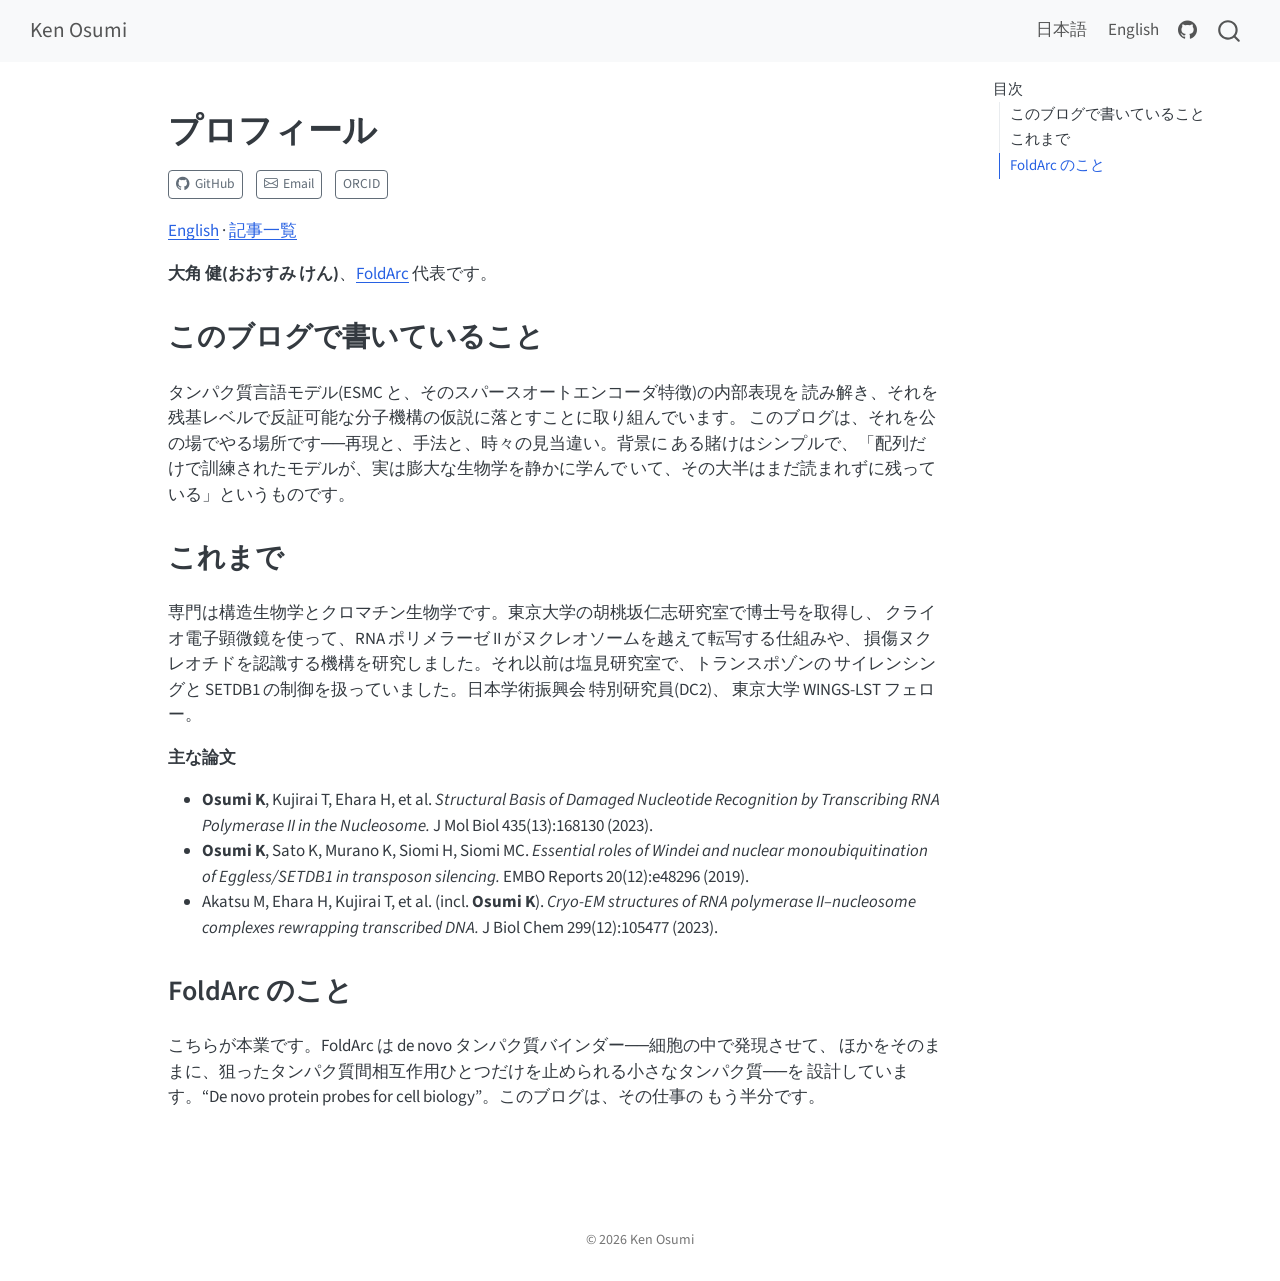
<file: docs/ja/about.html>
<!DOCTYPE html>
<html xmlns="http://www.w3.org/1999/xhtml" lang="ja" xml:lang="ja"><head>

<meta charset="utf-8">
<meta name="generator" content="quarto-1.9.38">

<meta name="viewport" content="width=device-width, initial-scale=1.0, user-scalable=yes">


<title>プロフィール – Ken Osumi</title>
<style>
/* Default styles provided by pandoc.
** See https://pandoc.org/MANUAL.html#variables-for-html for config info.
*/
code{white-space: pre-wrap;}
span.smallcaps{font-variant: small-caps;}
div.columns{display: flex; gap: min(4vw, 1.5em);}
div.column{flex: auto; overflow-x: auto;}
div.hanging-indent{margin-left: 1.5em; text-indent: -1.5em;}
ul.task-list{list-style: none;}
ul.task-list li input[type="checkbox"] {
  width: 0.8em;
  margin: 0 0.8em 0.2em -1em; /* quarto-specific, see https://github.com/quarto-dev/quarto-cli/issues/4556 */ 
  vertical-align: middle;
}
</style>


<script src="../site_libs/quarto-nav/quarto-nav.js"></script>
<script src="../site_libs/clipboard/clipboard.min.js"></script>
<script src="../site_libs/quarto-search/autocomplete.umd.js"></script>
<script src="../site_libs/quarto-search/fuse.min.js"></script>
<script src="../site_libs/quarto-search/quarto-search.js"></script>
<meta name="quarto:offset" content="../">
<script src="../site_libs/quarto-html/quarto.js" type="module"></script>
<script src="../site_libs/quarto-html/tabsets/tabsets.js" type="module"></script>
<script src="../site_libs/quarto-html/popper.min.js"></script>
<script src="../site_libs/quarto-html/tippy.umd.min.js"></script>
<link href="../site_libs/quarto-html/tippy.css" rel="stylesheet">
<link href="../site_libs/quarto-html/quarto-syntax-highlighting-de63f62b328812d8e578a4d74e282472.css" rel="stylesheet" id="quarto-text-highlighting-styles">
<script src="../site_libs/bootstrap/bootstrap.min.js"></script>
<link href="../site_libs/bootstrap/bootstrap-icons.css" rel="stylesheet">
<link href="../site_libs/bootstrap/bootstrap-3ec94c05892decc904263a063af11aa6.min.css" rel="stylesheet" append-hash="true" id="quarto-bootstrap" data-mode="light">
<script id="quarto-search-options" type="application/json">{
  "location": "navbar",
  "copy-button": false,
  "collapse-after": 3,
  "panel-placement": "end",
  "type": "overlay",
  "limit": 50,
  "keyboard-shortcut": [
    "f",
    "/",
    "s"
  ],
  "show-item-context": false,
  "language": {
    "search-no-results-text": "一致なし",
    "search-matching-documents-text": "一致した文書",
    "search-copy-link-title": "検索へのリンクをコピー",
    "search-hide-matches-text": "追加の検索結果を非表示",
    "search-more-match-text": "追加の検索結果",
    "search-more-matches-text": "追加の検索結果",
    "search-clear-button-title": "消去",
    "search-text-placeholder": "",
    "search-detached-cancel-button-title": "取消",
    "search-submit-button-title": "検索",
    "search-label": "サーチ"
  }
}</script>
<script>
// Browser-language auto-switch (GitHub Pages is static, so this is client-side).
// Only redirects from the English home, and only until the visitor makes a manual choice.
(function () {
  try {
    var p = window.location.pathname;
    var atEnRoot = (p === "/" || p === "/index.html" || p === "");
    if (!atEnRoot) return;
    if (localStorage.getItem("langPref")) return;   // respect a manual choice
    var lang = (navigator.language || navigator.userLanguage || "").toLowerCase();
    if (lang.indexOf("ja") === 0) {
      localStorage.setItem("langPref", "ja");
      window.location.replace("/ja/");
    }
  } catch (e) {}
})();
// Remember the visitor's manual language choice when they use the toggle.
document.addEventListener("DOMContentLoaded", function () {
  document.querySelectorAll('a[data-langpref]').forEach(function (a) {
    a.addEventListener("click", function () {
      try { localStorage.setItem("langPref", a.getAttribute("data-langpref")); } catch (e) {}
    });
  });
});
</script>


<link rel="stylesheet" href="../styles.css">
</head>

<body class="nav-fixed quarto-light">

<div id="quarto-search-results"></div>
  <header id="quarto-header" class="headroom fixed-top">
    <nav class="navbar navbar-expand-lg " data-bs-theme="dark">
      <div class="navbar-container container-fluid">
      <div class="navbar-brand-container mx-auto">
    <a class="navbar-brand" href="../index.html">
    <span class="navbar-title">Ken Osumi</span>
    </a>
  </div>
            <div id="quarto-search" class="" title="サーチ"></div>
          <button class="navbar-toggler" type="button" data-bs-toggle="collapse" data-bs-target="#navbarCollapse" aria-controls="navbarCollapse" role="menu" aria-expanded="false" aria-label="ナビゲーションを切り替える" onclick="if (window.quartoToggleHeadroom) { window.quartoToggleHeadroom(); }">
  <span class="navbar-toggler-icon"></span>
</button>
          <div class="collapse navbar-collapse" id="navbarCollapse">
            <ul class="navbar-nav navbar-nav-scroll ms-auto">
  <li class="nav-item">
    <a class="nav-link" href="../ja/index.html"> 
<span class="menu-text">日本語</span></a>
  </li>  
  <li class="nav-item">
    <a class="nav-link" href="../index.html"> 
<span class="menu-text">English</span></a>
  </li>  
  <li class="nav-item compact">
    <a class="nav-link" href="https://github.com/ken-osumi"> <i class="bi bi-github" role="img">
</i> 
<span class="menu-text"></span></a>
  </li>  
</ul>
          </div> <!-- /navcollapse -->
            <div class="quarto-navbar-tools">
</div>
      </div> <!-- /container-fluid -->
    </nav>
</header>
<!-- content -->
<div id="quarto-content" class="quarto-container page-columns page-rows-contents page-layout-article page-navbar">
<!-- sidebar -->
<!-- margin-sidebar -->
    <div id="quarto-margin-sidebar" class="sidebar margin-sidebar">
        <nav id="TOC" role="doc-toc" class="toc-active">
    <h2 id="toc-title">目次</h2>
  <ul>
  <li><a href="#このブログで書いていること" id="toc-このブログで書いていること" class="nav-link active" data-scroll-target="#このブログで書いていること">このブログで書いていること</a></li>
  <li><a href="#これまで" id="toc-これまで" class="nav-link" data-scroll-target="#これまで">これまで</a></li>
  <li><a href="#foldarc-のこと" id="toc-foldarc-のこと" class="nav-link" data-scroll-target="#foldarc-のこと">FoldArc のこと</a></li>
  </ul>
</nav>
    </div>
<!-- main -->
<div class="quarto-about-solana column-body">
  <div class="about-entity">
    <div class="entity-contents">
      <header id="title-block-header" class="quarto-title-block default">
<div class="quarto-title">
<h1 class="title">プロフィール</h1>
</div>
<div class="quarto-title-meta">
  </div>
</header> <div class="about-links">
  <a href="https://github.com/ken-osumi" class="about-link" rel="" target="">
    <i class="bi bi-github"></i>
     <span class="about-link-text">GitHub</span>
  </a>
  <a href="mailto:ken@foldarc.com" class="about-link" rel="" target="">
    <i class="bi bi-envelope"></i>
     <span class="about-link-text">Email</span>
  </a>
  <a href="https://orcid.org/0000-0002-3846-8747" class="about-link" rel="" target="">
     <span class="about-link-text">ORCID</span>
  </a>
</div>
      <div class="about-contents"><main class="content" id="quarto-document-content">

<p><a href="../about.html" data-langpref="en">English</a> · <a href="../ja/index.html">記事一覧</a></p>
<p><strong>大角 健(おおすみ けん)</strong>、<a href="https://foldarc.com">FoldArc</a> 代表です。</p>
<section id="このブログで書いていること" class="level2">
<h2 data-anchor-id="このブログで書いていること">このブログで書いていること</h2>
<p>タンパク質言語モデル(ESMC と、そのスパースオートエンコーダ特徴)の内部表現を 読み解き、それを残基レベルで反証可能な分子機構の仮説に落とすことに取り組んでいます。 このブログは、それを公の場でやる場所です──再現と、手法と、時々の見当違い。背景に ある賭けはシンプルで、「配列だけで訓練されたモデルが、実は膨大な生物学を静かに学んで いて、その大半はまだ読まれずに残っている」というものです。</p>
</section>
<section id="これまで" class="level2">
<h2 data-anchor-id="これまで">これまで</h2>
<p>専門は構造生物学とクロマチン生物学です。東京大学の胡桃坂仁志研究室で博士号を取得し、 クライオ電子顕微鏡を使って、RNA ポリメラーゼ II がヌクレオソームを越えて転写する仕組みや、 損傷ヌクレオチドを認識する機構を研究しました。それ以前は塩見研究室で、トランスポゾンの サイレンシングと SETDB1 の制御を扱っていました。日本学術振興会 特別研究員(DC2)、 東京大学 WINGS-LST フェロー。</p>
<p><strong>主な論文</strong></p>
<ul>
<li><strong>Osumi K</strong>, Kujirai T, Ehara H, et al.&nbsp;<em>Structural Basis of Damaged Nucleotide Recognition by Transcribing RNA Polymerase II in the Nucleosome.</em> J Mol Biol 435(13):168130 (2023).</li>
<li><strong>Osumi K</strong>, Sato K, Murano K, Siomi H, Siomi MC. <em>Essential roles of Windei and nuclear monoubiquitination of Eggless/SETDB1 in transposon silencing.</em> EMBO Reports 20(12):e48296 (2019).</li>
<li>Akatsu M, Ehara H, Kujirai T, et al.&nbsp;(incl.&nbsp;<strong>Osumi K</strong>). <em>Cryo-EM structures of RNA polymerase II–nucleosome complexes rewrapping transcribed DNA.</em> J Biol Chem 299(12):105477 (2023).</li>
</ul>
</section>
<section id="foldarc-のこと" class="level2">
<h2 data-anchor-id="foldarc-のこと">FoldArc のこと</h2>
<p>こちらが本業です。FoldArc は de novo タンパク質バインダー──細胞の中で発現させて、 ほかをそのままに、狙ったタンパク質間相互作用ひとつだけを止められる小さなタンパク質──を 設計しています。“De novo protein probes for cell biology”。このブログは、その仕事の もう半分です。</p>


</section>
</main></div>
    </div>
  </div>
</div>
 <!-- /main -->
<script id="quarto-html-after-body" type="application/javascript">
  window.document.addEventListener("DOMContentLoaded", function (event) {
    const isCodeAnnotation = (el) => {
      for (const clz of el.classList) {
        if (clz.startsWith('code-annotation-')) {                     
          return true;
        }
      }
      return false;
    }
    const onCopySuccess = function(e) {
      // button target
      const button = e.trigger;
      // don't keep focus
      button.blur();
      // flash "checked"
      button.classList.add('code-copy-button-checked');
      var currentTitle = button.getAttribute("title");
      button.setAttribute("title", "コピーしました");
      let tooltip;
      if (window.bootstrap) {
        button.setAttribute("data-bs-toggle", "tooltip");
        button.setAttribute("data-bs-placement", "left");
        button.setAttribute("data-bs-title", "コピーしました");
        tooltip = new bootstrap.Tooltip(button, 
          { trigger: "manual", 
            customClass: "code-copy-button-tooltip",
            offset: [0, -8]});
        tooltip.show();    
      }
      setTimeout(function() {
        if (tooltip) {
          tooltip.hide();
          button.removeAttribute("data-bs-title");
          button.removeAttribute("data-bs-toggle");
          button.removeAttribute("data-bs-placement");
        }
        button.setAttribute("title", currentTitle);
        button.classList.remove('code-copy-button-checked');
      }, 1000);
      // clear code selection
      e.clearSelection();
    }
    const getTextToCopy = function(trigger) {
      const outerScaffold = trigger.parentElement.cloneNode(true);
      const codeEl = outerScaffold.querySelector('code');
      for (const childEl of codeEl.children) {
        if (isCodeAnnotation(childEl)) {
          childEl.remove();
        }
      }
      return codeEl.innerText;
    }
    const clipboard = new window.ClipboardJS('.code-copy-button:not([data-in-quarto-modal])', {
      text: getTextToCopy
    });
    clipboard.on('success', onCopySuccess);
    if (window.document.getElementById('quarto-embedded-source-code-modal')) {
      const clipboardModal = new window.ClipboardJS('.code-copy-button[data-in-quarto-modal]', {
        text: getTextToCopy,
        container: window.document.getElementById('quarto-embedded-source-code-modal')
      });
      clipboardModal.on('success', onCopySuccess);
    }
      var localhostRegex = new RegExp(/^(?:http|https):\/\/localhost\:?[0-9]*\//);
      var mailtoRegex = new RegExp(/^mailto:/);
        var filterRegex = new RegExp("https:\/\/kenosumi\.com");
      var isInternal = (href) => {
          return filterRegex.test(href) || localhostRegex.test(href) || mailtoRegex.test(href);
      }
      // Inspect non-navigation links and adorn them if external
     var links = window.document.querySelectorAll('a[href]:not(.nav-link):not(.navbar-brand):not(.toc-action):not(.sidebar-link):not(.sidebar-item-toggle):not(.pagination-link):not(.no-external):not([aria-hidden]):not(.dropdown-item):not(.quarto-navigation-tool):not(.about-link)');
      for (var i=0; i<links.length; i++) {
        const link = links[i];
        if (!isInternal(link.href)) {
          // undo the damage that might have been done by quarto-nav.js in the case of
          // links that we want to consider external
          if (link.dataset.originalHref !== undefined) {
            link.href = link.dataset.originalHref;
          }
        }
      }
    function tippyHover(el, contentFn, onTriggerFn, onUntriggerFn) {
      const config = {
        allowHTML: true,
        maxWidth: 500,
        delay: 100,
        arrow: false,
        appendTo: function(el) {
            return el.parentElement;
        },
        interactive: true,
        interactiveBorder: 10,
        theme: 'quarto',
        placement: 'bottom-start',
      };
      if (contentFn) {
        config.content = contentFn;
      }
      if (onTriggerFn) {
        config.onTrigger = onTriggerFn;
      }
      if (onUntriggerFn) {
        config.onUntrigger = onUntriggerFn;
      }
      window.tippy(el, config); 
    }
    const noterefs = window.document.querySelectorAll('a[role="doc-noteref"]');
    for (var i=0; i<noterefs.length; i++) {
      const ref = noterefs[i];
      tippyHover(ref, function() {
        // use id or data attribute instead here
        let href = ref.getAttribute('data-footnote-href') || ref.getAttribute('href');
        try { href = new URL(href).hash; } catch {}
        const id = href.replace(/^#\/?/, "");
        const note = window.document.getElementById(id);
        if (note) {
          return note.innerHTML;
        } else {
          return "";
        }
      });
    }
    const xrefs = window.document.querySelectorAll('a.quarto-xref');
    const processXRef = (id, note) => {
      // Strip column container classes
      const stripColumnClz = (el) => {
        el.classList.remove("page-full", "page-columns");
        if (el.children) {
          for (const child of el.children) {
            stripColumnClz(child);
          }
        }
      }
      stripColumnClz(note)
      if (id === null || id.startsWith('sec-')) {
        // Special case sections, only their first couple elements
        const container = document.createElement("div");
        if (note.children && note.children.length > 2) {
          container.appendChild(note.children[0].cloneNode(true));
          for (let i = 1; i < note.children.length; i++) {
            const child = note.children[i];
            if (child.tagName === "P" && child.innerText === "") {
              continue;
            } else {
              container.appendChild(child.cloneNode(true));
              break;
            }
          }
          if (window.Quarto?.typesetMath) {
            window.Quarto.typesetMath(container);
          }
          return container.innerHTML
        } else {
          if (window.Quarto?.typesetMath) {
            window.Quarto.typesetMath(note);
          }
          return note.innerHTML;
        }
      } else {
        // Remove any anchor links if they are present
        const anchorLink = note.querySelector('a.anchorjs-link');
        if (anchorLink) {
          anchorLink.remove();
        }
        if (window.Quarto?.typesetMath) {
          window.Quarto.typesetMath(note);
        }
        if (note.classList.contains("callout")) {
          return note.outerHTML;
        } else {
          return note.innerHTML;
        }
      }
    }
    for (var i=0; i<xrefs.length; i++) {
      const xref = xrefs[i];
      tippyHover(xref, undefined, function(instance) {
        instance.disable();
        let url = xref.getAttribute('href');
        let hash = undefined; 
        if (url.startsWith('#')) {
          hash = url;
        } else {
          try { hash = new URL(url).hash; } catch {}
        }
        if (hash) {
          const id = hash.replace(/^#\/?/, "");
          const note = window.document.getElementById(id);
          if (note !== null) {
            try {
              const html = processXRef(id, note.cloneNode(true));
              instance.setContent(html);
            } finally {
              instance.enable();
              instance.show();
            }
          } else {
            // See if we can fetch this
            fetch(url.split('#')[0])
            .then(res => res.text())
            .then(html => {
              const parser = new DOMParser();
              const htmlDoc = parser.parseFromString(html, "text/html");
              const note = htmlDoc.getElementById(id);
              if (note !== null) {
                const html = processXRef(id, note);
                instance.setContent(html);
              } 
            }).finally(() => {
              instance.enable();
              instance.show();
            });
          }
        } else {
          // See if we can fetch a full url (with no hash to target)
          // This is a special case and we should probably do some content thinning / targeting
          fetch(url)
          .then(res => res.text())
          .then(html => {
            const parser = new DOMParser();
            const htmlDoc = parser.parseFromString(html, "text/html");
            const note = htmlDoc.querySelector('main.content');
            if (note !== null) {
              // This should only happen for chapter cross references
              // (since there is no id in the URL)
              // remove the first header
              if (note.children.length > 0 && note.children[0].tagName === "HEADER") {
                note.children[0].remove();
              }
              const html = processXRef(null, note);
              instance.setContent(html);
            } 
          }).finally(() => {
            instance.enable();
            instance.show();
          });
        }
      }, function(instance) {
      });
    }
        let selectedAnnoteEl;
        const selectorForAnnotation = ( cell, annotation) => {
          let cellAttr = 'data-code-cell="' + cell + '"';
          let lineAttr = 'data-code-annotation="' +  annotation + '"';
          const selector = 'span[' + cellAttr + '][' + lineAttr + ']';
          return selector;
        }
        const selectCodeLines = (annoteEl) => {
          const doc = window.document;
          const targetCell = annoteEl.getAttribute("data-target-cell");
          const targetAnnotation = annoteEl.getAttribute("data-target-annotation");
          const annoteSpan = window.document.querySelector(selectorForAnnotation(targetCell, targetAnnotation));
          const lines = annoteSpan.getAttribute("data-code-lines").split(",");
          const lineIds = lines.map((line) => {
            return targetCell + "-" + line;
          })
          let top = null;
          let height = null;
          let parent = null;
          if (lineIds.length > 0) {
              //compute the position of the single el (top and bottom and make a div)
              const el = window.document.getElementById(lineIds[0]);
              top = el.offsetTop;
              height = el.offsetHeight;
              parent = el.parentElement.parentElement;
            if (lineIds.length > 1) {
              const lastEl = window.document.getElementById(lineIds[lineIds.length - 1]);
              const bottom = lastEl.offsetTop + lastEl.offsetHeight;
              height = bottom - top;
            }
            if (top !== null && height !== null && parent !== null) {
              // cook up a div (if necessary) and position it 
              let div = window.document.getElementById("code-annotation-line-highlight");
              if (div === null) {
                div = window.document.createElement("div");
                div.setAttribute("id", "code-annotation-line-highlight");
                div.style.position = 'absolute';
                parent.appendChild(div);
              }
              div.style.top = top - 2 + "px";
              div.style.height = height + 4 + "px";
              div.style.left = 0;
              let gutterDiv = window.document.getElementById("code-annotation-line-highlight-gutter");
              if (gutterDiv === null) {
                gutterDiv = window.document.createElement("div");
                gutterDiv.setAttribute("id", "code-annotation-line-highlight-gutter");
                gutterDiv.style.position = 'absolute';
                const codeCell = window.document.getElementById(targetCell);
                const gutter = codeCell.querySelector('.code-annotation-gutter');
                gutter.appendChild(gutterDiv);
              }
              gutterDiv.style.top = top - 2 + "px";
              gutterDiv.style.height = height + 4 + "px";
            }
            selectedAnnoteEl = annoteEl;
          }
        };
        const unselectCodeLines = () => {
          const elementsIds = ["code-annotation-line-highlight", "code-annotation-line-highlight-gutter"];
          elementsIds.forEach((elId) => {
            const div = window.document.getElementById(elId);
            if (div) {
              div.remove();
            }
          });
          selectedAnnoteEl = undefined;
        };
          // Handle positioning of the toggle
      window.addEventListener(
        "resize",
        throttle(() => {
          elRect = undefined;
          if (selectedAnnoteEl) {
            selectCodeLines(selectedAnnoteEl);
          }
        }, 10)
      );
      function throttle(fn, ms) {
      let throttle = false;
      let timer;
        return (...args) => {
          if(!throttle) { // first call gets through
              fn.apply(this, args);
              throttle = true;
          } else { // all the others get throttled
              if(timer) clearTimeout(timer); // cancel #2
              timer = setTimeout(() => {
                fn.apply(this, args);
                timer = throttle = false;
              }, ms);
          }
        };
      }
        // Attach click handler to the DT
        const annoteDls = window.document.querySelectorAll('dt[data-target-cell]');
        for (const annoteDlNode of annoteDls) {
          annoteDlNode.addEventListener('click', (event) => {
            const clickedEl = event.target;
            if (clickedEl !== selectedAnnoteEl) {
              unselectCodeLines();
              const activeEl = window.document.querySelector('dt[data-target-cell].code-annotation-active');
              if (activeEl) {
                activeEl.classList.remove('code-annotation-active');
              }
              selectCodeLines(clickedEl);
              clickedEl.classList.add('code-annotation-active');
            } else {
              // Unselect the line
              unselectCodeLines();
              clickedEl.classList.remove('code-annotation-active');
            }
          });
        }
    const findCites = (el) => {
      const parentEl = el.parentElement;
      if (parentEl) {
        const cites = parentEl.dataset.cites;
        if (cites) {
          return {
            el,
            cites: cites.split(' ')
          };
        } else {
          return findCites(el.parentElement)
        }
      } else {
        return undefined;
      }
    };
    var bibliorefs = window.document.querySelectorAll('a[role="doc-biblioref"]');
    for (var i=0; i<bibliorefs.length; i++) {
      const ref = bibliorefs[i];
      const citeInfo = findCites(ref);
      if (citeInfo) {
        tippyHover(citeInfo.el, function() {
          var popup = window.document.createElement('div');
          citeInfo.cites.forEach(function(cite) {
            var citeDiv = window.document.createElement('div');
            citeDiv.classList.add('hanging-indent');
            citeDiv.classList.add('csl-entry');
            var biblioDiv = window.document.getElementById('ref-' + cite);
            if (biblioDiv) {
              citeDiv.innerHTML = biblioDiv.innerHTML;
            }
            popup.appendChild(citeDiv);
          });
          return popup.innerHTML;
        });
      }
    }
  });
  </script>
</div> <!-- /content -->
<footer class="footer">
  <div class="nav-footer">
    <div class="nav-footer-left">
      &nbsp;
    </div>   
    <div class="nav-footer-center">
<p>© 2026 Ken Osumi</p>
</div>
    <div class="nav-footer-right">
      &nbsp;
    </div>
  </div>
</footer>




</body></html>
</file>
<file: docs/site_libs/quarto-html/tippy.css>
.tippy-box[data-animation=fade][data-state=hidden]{opacity:0}[data-tippy-root]{max-width:calc(100vw - 10px)}.tippy-box{position:relative;background-color:#333;color:#fff;border-radius:4px;font-size:14px;line-height:1.4;white-space:normal;outline:0;transition-property:transform,visibility,opacity}.tippy-box[data-placement^=top]>.tippy-arrow{bottom:0}.tippy-box[data-placement^=top]>.tippy-arrow:before{bottom:-7px;left:0;border-width:8px 8px 0;border-top-color:initial;transform-origin:center top}.tippy-box[data-placement^=bottom]>.tippy-arrow{top:0}.tippy-box[data-placement^=bottom]>.tippy-arrow:before{top:-7px;left:0;border-width:0 8px 8px;border-bottom-color:initial;transform-origin:center bottom}.tippy-box[data-placement^=left]>.tippy-arrow{right:0}.tippy-box[data-placement^=left]>.tippy-arrow:before{border-width:8px 0 8px 8px;border-left-color:initial;right:-7px;transform-origin:center left}.tippy-box[data-placement^=right]>.tippy-arrow{left:0}.tippy-box[data-placement^=right]>.tippy-arrow:before{left:-7px;border-width:8px 8px 8px 0;border-right-color:initial;transform-origin:center right}.tippy-box[data-inertia][data-state=visible]{transition-timing-function:cubic-bezier(.54,1.5,.38,1.11)}.tippy-arrow{width:16px;height:16px;color:#333}.tippy-arrow:before{content:"";position:absolute;border-color:transparent;border-style:solid}.tippy-content{position:relative;padding:5px 9px;z-index:1}
</file>
<file: docs/site_libs/quarto-html/quarto-syntax-highlighting-de63f62b328812d8e578a4d74e282472.css>
/* quarto syntax highlight colors */
:root {
  --quarto-hl-al-color: #ff5555;
  --quarto-hl-an-color: #6a737d;
  --quarto-hl-at-color: #d73a49;
  --quarto-hl-bn-color: #005cc5;
  --quarto-hl-bu-color: #d73a49;
  --quarto-hl-ch-color: #032f62;
  --quarto-hl-co-color: #6a737d;
  --quarto-hl-cv-color: #6a737d;
  --quarto-hl-cn-color: #005cc5;
  --quarto-hl-cf-color: #d73a49;
  --quarto-hl-dt-color: #d73a49;
  --quarto-hl-dv-color: #005cc5;
  --quarto-hl-do-color: #6a737d;
  --quarto-hl-er-color: #ff5555;
  --quarto-hl-ex-color: #d73a49;
  --quarto-hl-fl-color: #005cc5;
  --quarto-hl-fu-color: #6f42c1;
  --quarto-hl-im-color: #032f62;
  --quarto-hl-in-color: #6a737d;
  --quarto-hl-kw-color: #d73a49;
  --quarto-hl-op-color: #24292e;
  --quarto-hl-pp-color: #d73a49;
  --quarto-hl-re-color: #6a737d;
  --quarto-hl-sc-color: #005cc5;
  --quarto-hl-ss-color: #032f62;
  --quarto-hl-st-color: #032f62;
  --quarto-hl-va-color: #e36209;
  --quarto-hl-vs-color: #032f62;
  --quarto-hl-wa-color: #ff5555;
}

/* other quarto variables */
:root {
  --quarto-font-monospace: SFMono-Regular, Menlo, Monaco, Consolas, "Liberation Mono", "Courier New", monospace;
}

/* syntax highlight based on Pandoc's rules */
pre > code.sourceCode > span {
  color: #24292e;
}

code.sourceCode > span {
  color: #24292e;
}

div.sourceCode,
div.sourceCode pre.sourceCode {
  color: #24292e;
}

/* Normal */
code span {
  color: #24292e;
}

/* Alert */
code span.al {
  font-weight: bold;
  color: #ff5555;
}

/* Annotation */
code span.an {
  color: #6a737d;
}

/* Attribute */
code span.at {
  color: #d73a49;
}

/* BaseN */
code span.bn {
  color: #005cc5;
}

/* BuiltIn */
code span.bu {
  color: #d73a49;
}

/* ControlFlow */
code span.cf {
  color: #d73a49;
}

/* Char */
code span.ch {
  color: #032f62;
}

/* Constant */
code span.cn {
  color: #005cc5;
}

/* Comment */
code span.co {
  color: #6a737d;
}

/* CommentVar */
code span.cv {
  color: #6a737d;
}

/* Documentation */
code span.do {
  color: #6a737d;
}

/* DataType */
code span.dt {
  color: #d73a49;
}

/* DecVal */
code span.dv {
  color: #005cc5;
}

/* Error */
code span.er {
  color: #ff5555;
  text-decoration: underline;
}

/* Extension */
code span.ex {
  font-weight: bold;
  color: #d73a49;
}

/* Float */
code span.fl {
  color: #005cc5;
}

/* Function */
code span.fu {
  color: #6f42c1;
}

/* Import */
code span.im {
  color: #032f62;
}

/* Information */
code span.in {
  color: #6a737d;
}

/* Keyword */
code span.kw {
  color: #d73a49;
}

/* Operator */
code span.op {
  color: #24292e;
}

/* Preprocessor */
code span.pp {
  color: #d73a49;
}

/* RegionMarker */
code span.re {
  color: #6a737d;
}

/* SpecialChar */
code span.sc {
  color: #005cc5;
}

/* SpecialString */
code span.ss {
  color: #032f62;
}

/* String */
code span.st {
  color: #032f62;
}

/* Variable */
code span.va {
  color: #e36209;
}

/* VerbatimString */
code span.vs {
  color: #032f62;
}

/* Warning */
code span.wa {
  color: #ff5555;
}

.prevent-inlining {
  content: "</";
}

/*# sourceMappingURL=e073dde7d9be180d5cbafa952671d6f8.css.map */
</file>
<file: docs/styles.css>
/* Minimal overrides. Ship ugly; refine later. */

.quarto-title-block .subtitle {
  font-size: 1.05rem;
  color: var(--bs-secondary-color);
  font-weight: 400;
}

/* readable measure for prose */
main.content {
  max-width: 46rem;
}

/* code blocks a touch calmer */
pre.sourceCode {
  font-size: 0.85rem;
}
</file>
